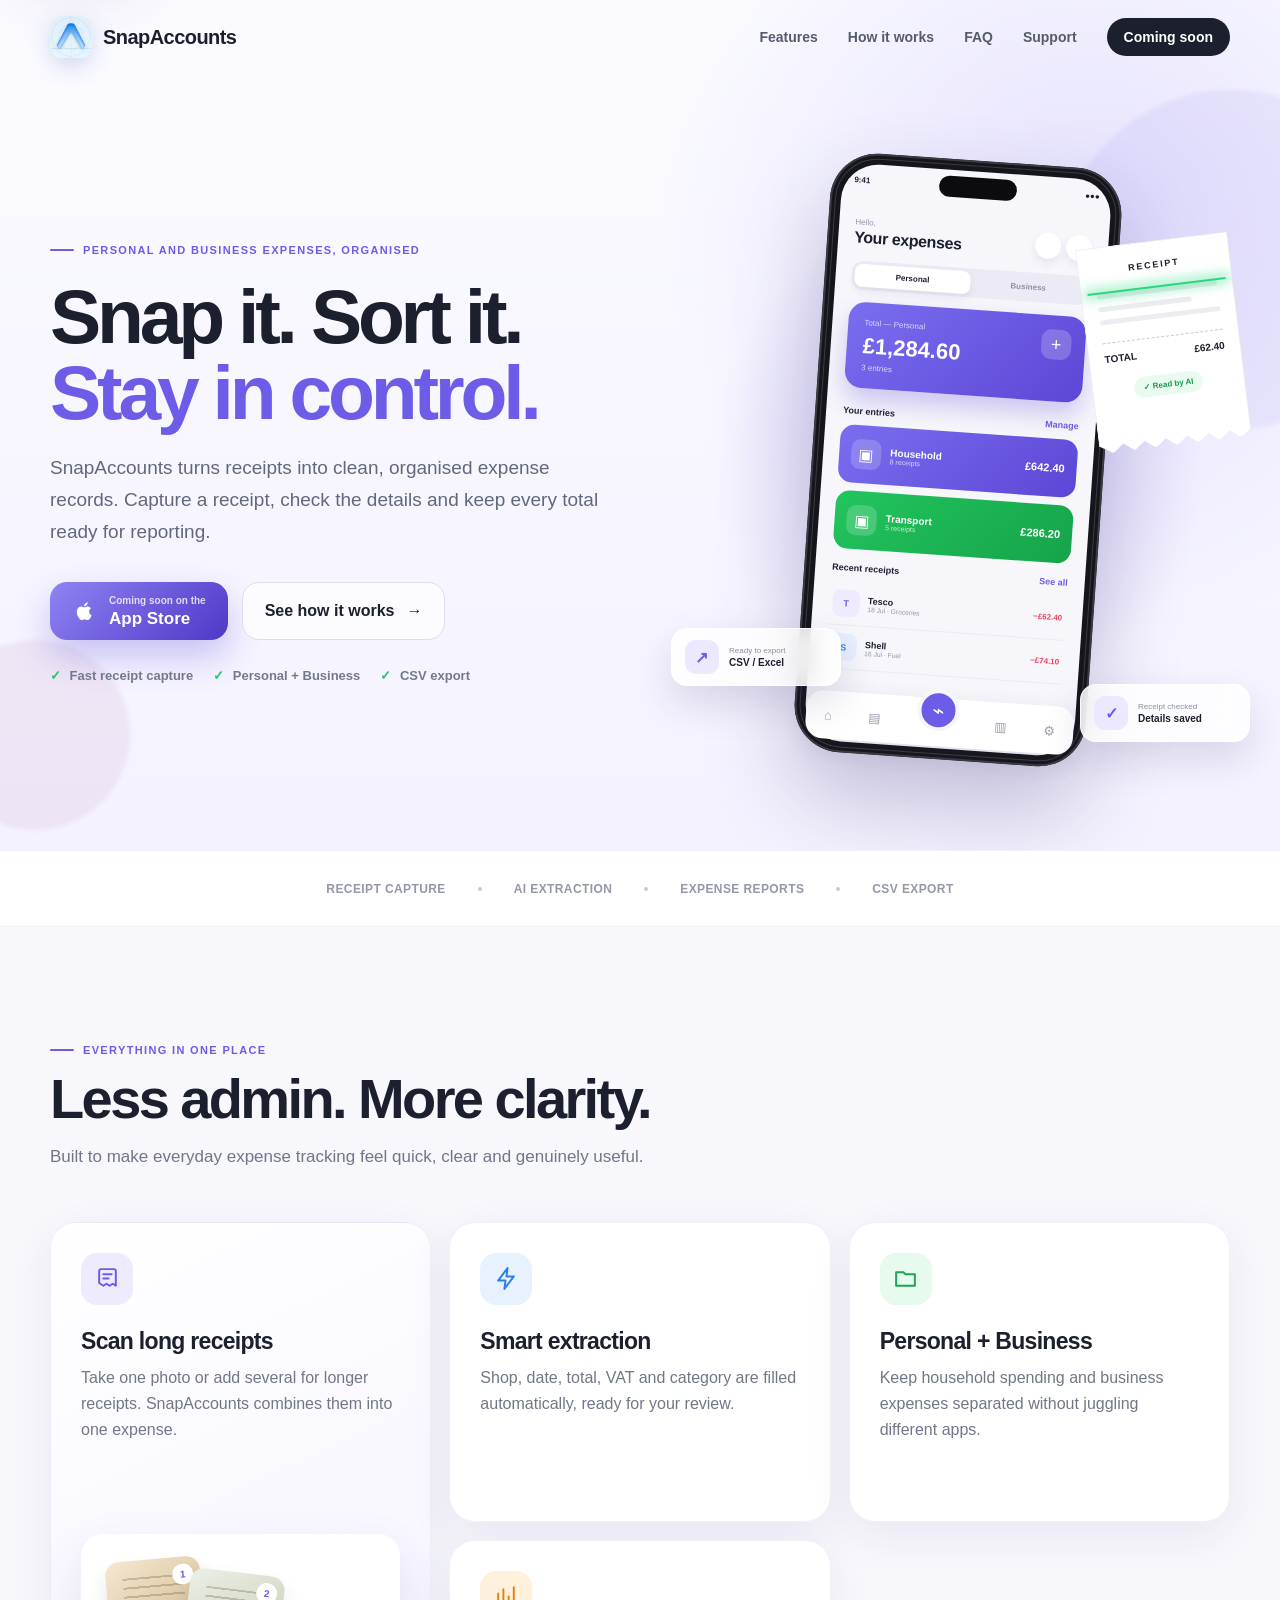
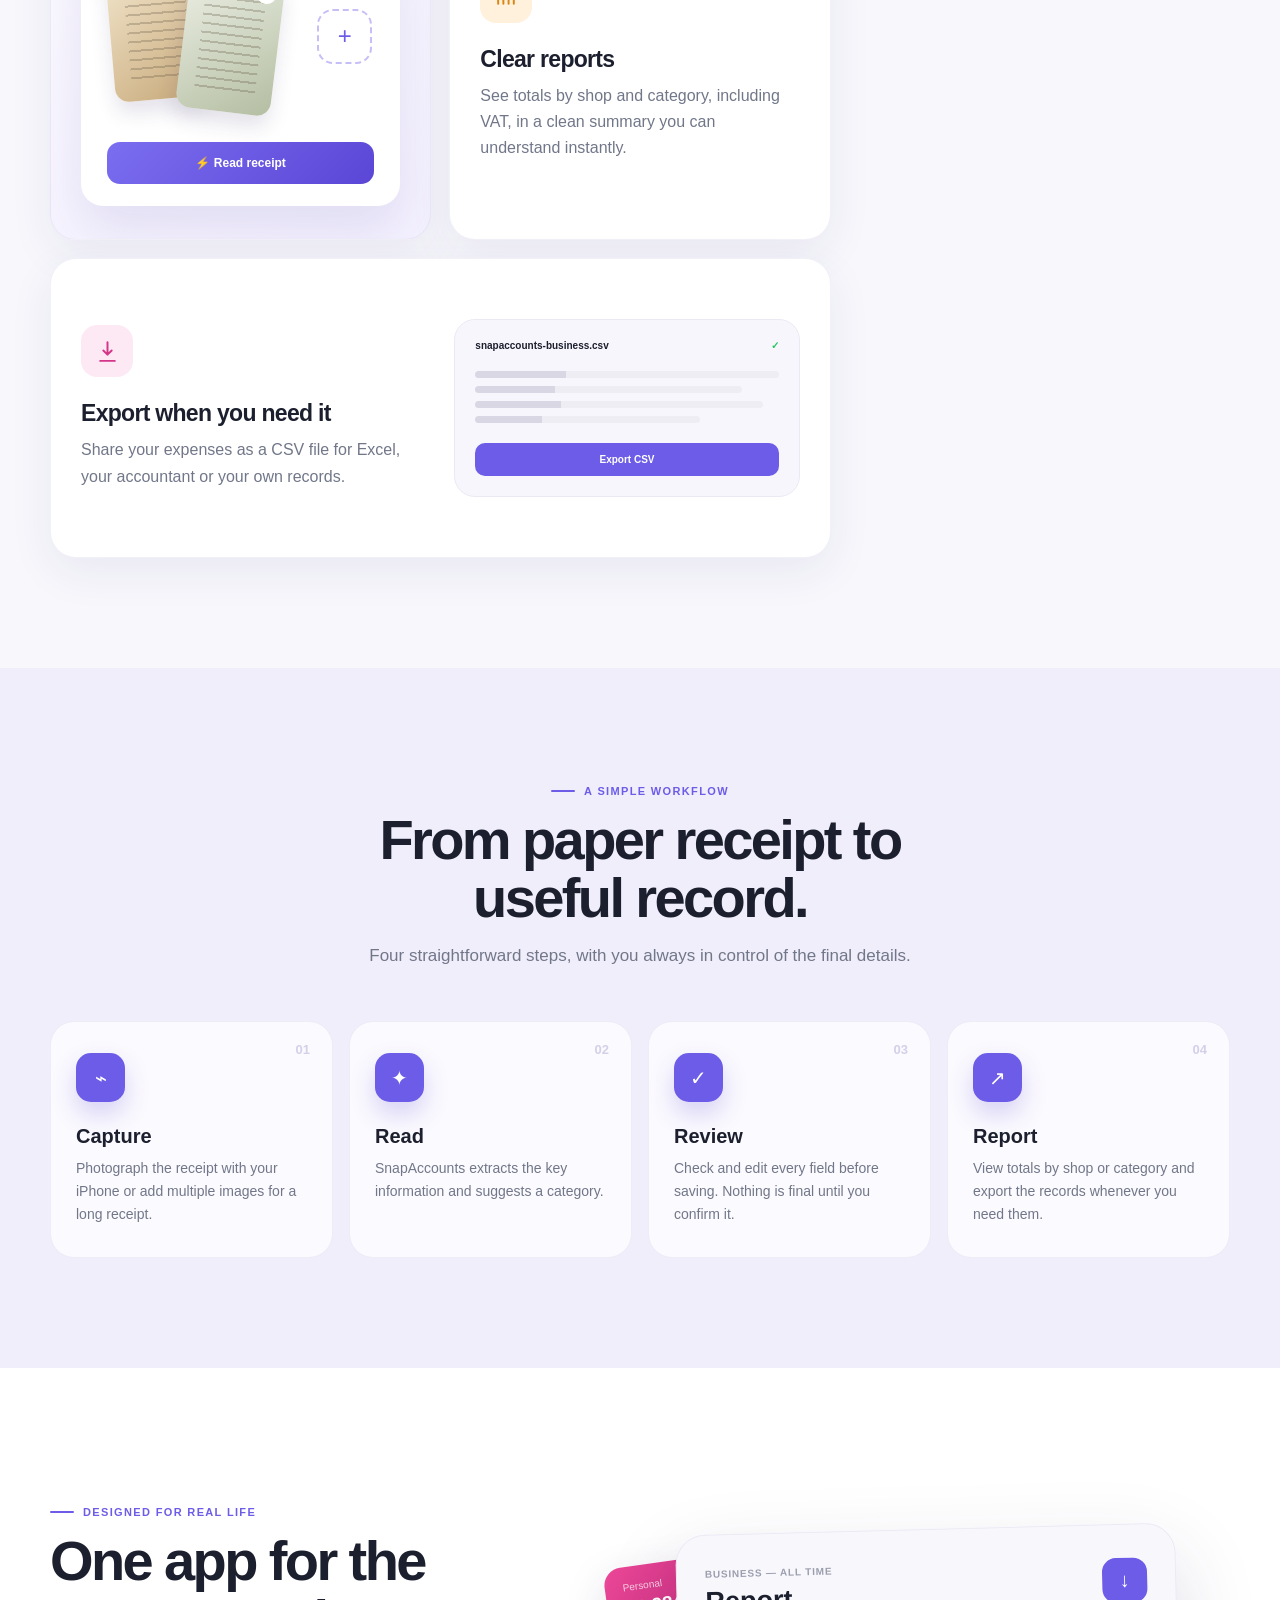
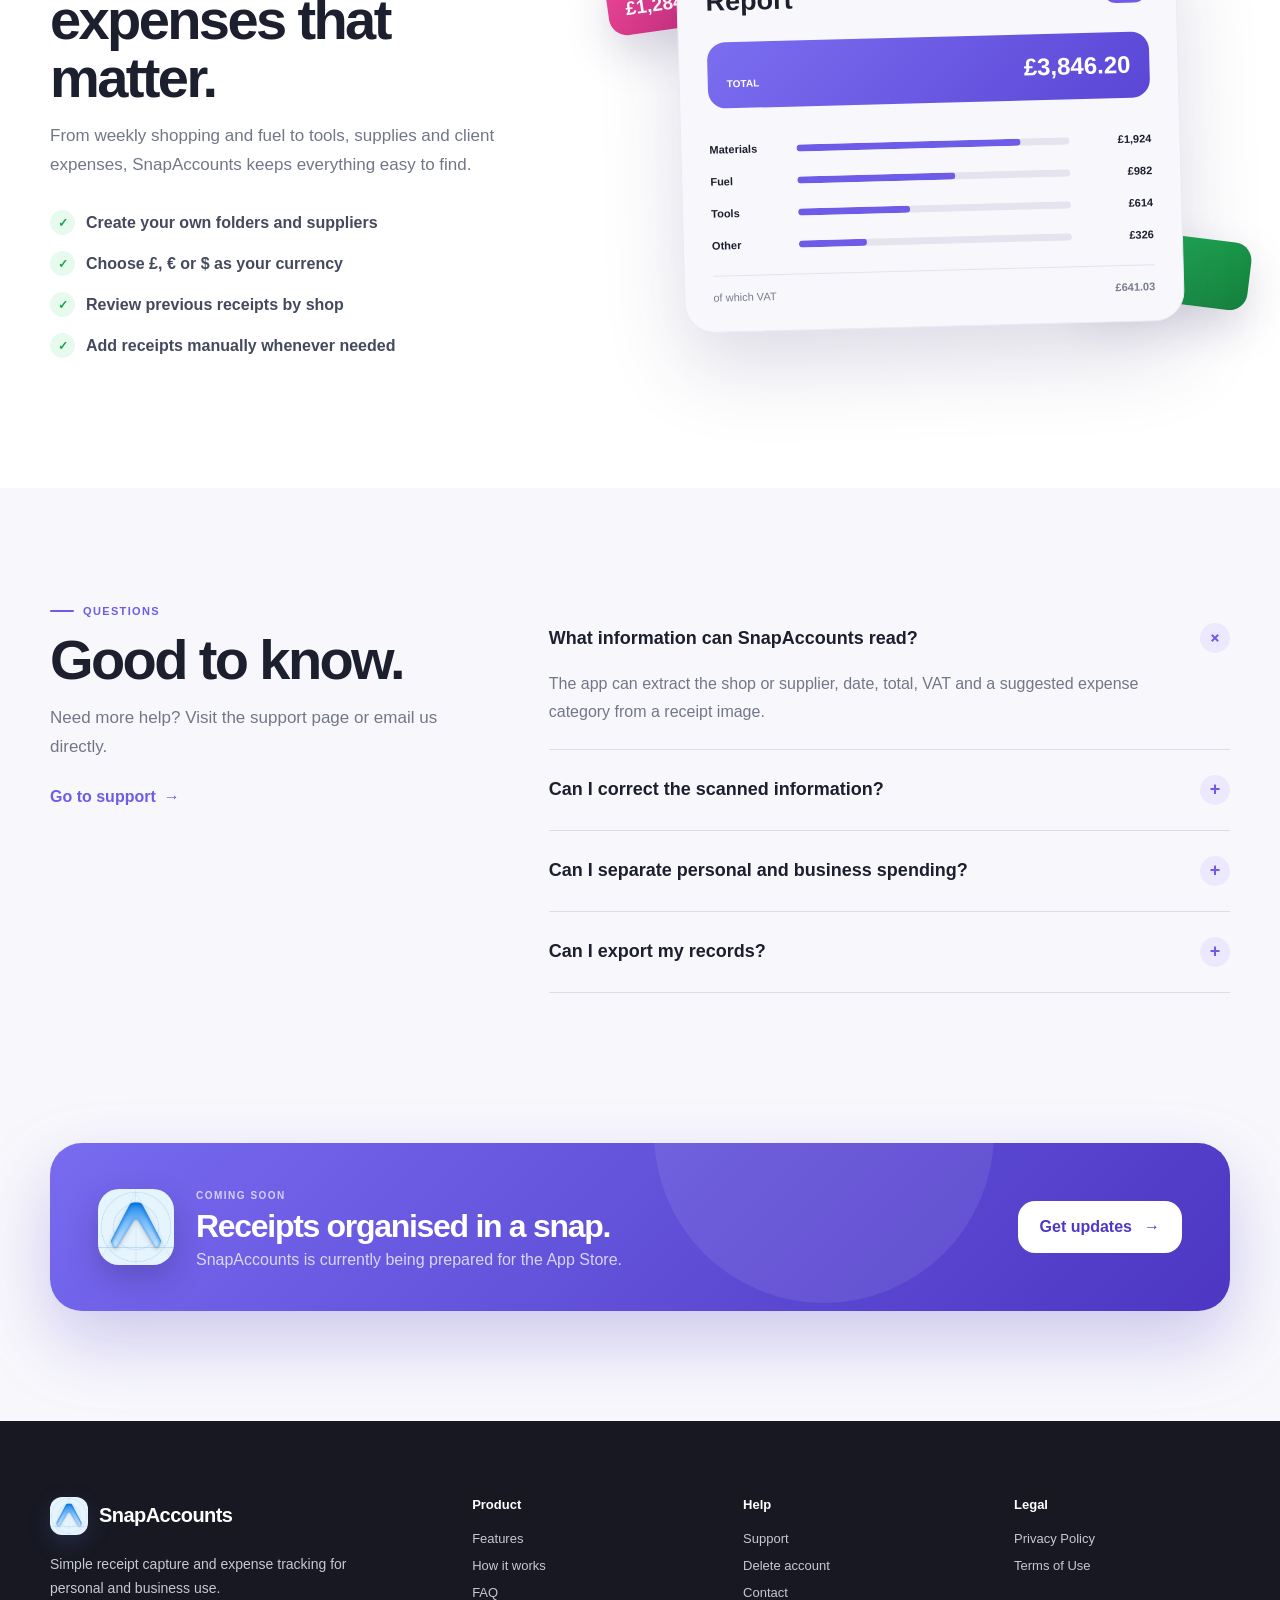
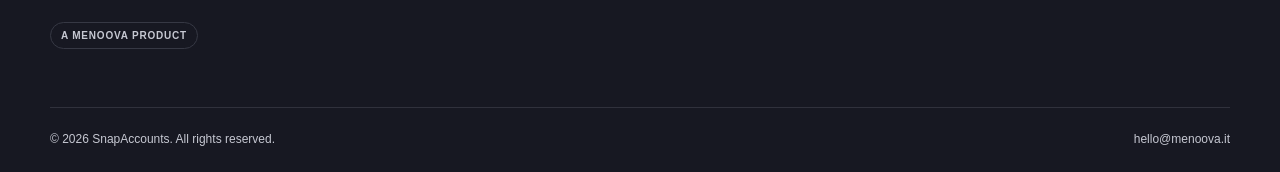
<file: index.html>
<!doctype html>
<html lang="en">
<head>
  <meta charset="utf-8">
  <meta name="viewport" content="width=device-width, initial-scale=1">
  <meta name="theme-color" content="#6c5ce7">
  <meta name="description" content="SnapAccounts turns receipts into organised personal and business expense records. Scan, review, report and export in seconds.">
  <meta property="og:title" content="SnapAccounts — Receipt scanning made simple">
  <meta property="og:description" content="Snap receipts, organise expenses and keep reports ready when you need them.">
  <meta property="og:type" content="website">
  <meta property="og:image" content="assets/og-image.png">
  <meta name="twitter:card" content="summary_large_image">
  <link rel="icon" type="image/png" href="assets/favicon.png">
  <link rel="apple-touch-icon" href="assets/app-icon.png">
  <link rel="stylesheet" href="assets/styles.css">
  <title>SnapAccounts — Receipt scanning made simple</title>
</head>
<body>
  <a class="skip-link" href="#main">Skip to content</a>

  <header class="site-header" data-header>
    <div class="container nav-wrap">
      <a class="brand" href="index.html" aria-label="SnapAccounts home">
        <img src="assets/app-icon.png" alt="" width="42" height="42">
        <span>SnapAccounts</span>
      </a>

      <button class="menu-toggle" type="button" aria-expanded="false" aria-controls="site-nav" data-menu-toggle>
        <span class="sr-only">Open menu</span>
        <span></span><span></span><span></span>
      </button>

      <nav class="site-nav" id="site-nav" data-menu>
        <a href="#features">Features</a>
        <a href="#how-it-works">How it works</a>
        <a href="#faq">FAQ</a>
        <a href="support.html">Support</a>
        <a class="nav-cta" href="#download">Coming soon</a>
      </nav>
    </div>
  </header>

  <main id="main">
    <section class="hero">
      <div class="hero-orb hero-orb-one"></div>
      <div class="hero-orb hero-orb-two"></div>
      <div class="container hero-grid">
        <div class="hero-copy reveal">
          <div class="eyebrow"><span></span> Personal and business expenses, organised</div>
          <h1>Snap it. Sort it.<br><em>Stay in control.</em></h1>
          <p class="hero-lead">SnapAccounts turns receipts into clean, organised expense records. Capture a receipt, check the details and keep every total ready for reporting.</p>
          <div class="hero-actions">
            <a class="button button-primary" href="#download">
              <svg aria-hidden="true" viewBox="0 0 24 24"><path d="M16.37 12.27c-.02-2.2 1.8-3.27 1.88-3.32a4.03 4.03 0 0 0-3.17-1.72c-1.33-.14-2.62.8-3.3.8-.7 0-1.74-.78-2.88-.75a4.2 4.2 0 0 0-3.54 2.16c-1.53 2.64-.39 6.52 1.08 8.66.74 1.06 1.6 2.25 2.74 2.2 1.12-.05 1.54-.7 2.9-.7 1.34 0 1.74.7 2.9.67 1.2-.02 1.95-1.06 2.66-2.13a8.65 8.65 0 0 0 1.22-2.48 3.8 3.8 0 0 1-2.49-3.39ZM14.2 5.82a3.86 3.86 0 0 0 .88-2.77 3.94 3.94 0 0 0-2.55 1.32 3.67 3.67 0 0 0-.9 2.67 3.25 3.25 0 0 0 2.57-1.22Z"/></svg>
              <span><small>Coming soon on the</small>App Store</span>
            </a>
            <a class="button button-ghost" href="#how-it-works">See how it works <span aria-hidden="true">→</span></a>
          </div>
          <div class="trust-row" aria-label="Key benefits">
            <span><b>✓</b> Fast receipt capture</span>
            <span><b>✓</b> Personal + Business</span>
            <span><b>✓</b> CSV export</span>
          </div>
        </div>

        <div class="hero-visual reveal" aria-label="SnapAccounts app preview">
          <div class="glow"></div>
          <div class="phone phone-main">
            <div class="phone-top"><span>9:41</span><div class="dynamic-island"></div><span>●●●</span></div>
            <div class="phone-screen dashboard-screen">
              <div class="app-head">
                <div><small>Hello,</small><strong>Your expenses</strong></div>
                <div class="mini-actions"><i></i><i></i></div>
              </div>
              <div class="segmented"><span class="active">Personal</span><span>Business</span></div>
              <div class="balance-card">
                <small>Total — Personal</small>
                <strong>£1,284.60</strong>
                <span>3 entries</span>
                <button aria-hidden="true">+</button>
              </div>
              <div class="ui-title"><b>Your entries</b><span>Manage</span></div>
              <div class="entry-card purple"><i>▣</i><div><b>Household</b><small>8 receipts</small></div><strong>£642.40</strong></div>
              <div class="entry-card green"><i>▣</i><div><b>Transport</b><small>5 receipts</small></div><strong>£286.20</strong></div>
              <div class="ui-title recent-title"><b>Recent receipts</b><span>See all</span></div>
              <div class="receipt-row"><i>T</i><div><b>Tesco</b><small>18 Jul · Groceries</small></div><strong>−£62.40</strong></div>
              <div class="receipt-row"><i class="blue">S</i><div><b>Shell</b><small>16 Jul · Fuel</small></div><strong>−£74.10</strong></div>
              <div class="tab-bar"><span>⌂</span><span>▤</span><button>⌁</button><span>▥</span><span>⚙</span></div>
            </div>
          </div>

          <div class="floating-receipt">
            <div class="scan-beam"></div>
            <div class="receipt-logo">RECEIPT</div>
            <span></span><span></span><span></span>
            <div class="receipt-total"><b>TOTAL</b><b>£62.40</b></div>
            <div class="ai-pill">✓ Read by AI</div>
          </div>

          <div class="stat-chip stat-one"><span class="stat-icon">↗</span><div><small>Ready to export</small><b>CSV / Excel</b></div></div>
          <div class="stat-chip stat-two"><span class="stat-icon">✓</span><div><small>Receipt checked</small><b>Details saved</b></div></div>
        </div>
      </div>
    </section>

    <section class="logo-strip" aria-label="Product capabilities">
      <div class="container logo-strip-inner">
        <span>Receipt capture</span><i></i><span>AI extraction</span><i></i><span>Expense reports</span><i></i><span>CSV export</span>
      </div>
    </section>

    <section class="section" id="features">
      <div class="container">
        <div class="section-heading reveal">
          <div class="eyebrow"><span></span> Everything in one place</div>
          <h2>Less admin. More clarity.</h2>
          <p>Built to make everyday expense tracking feel quick, clear and genuinely useful.</p>
        </div>

        <div class="feature-grid">
          <article class="feature-card feature-large reveal">
            <div class="feature-icon purple-icon">
              <svg viewBox="0 0 24 24" aria-hidden="true"><path d="M6 3h12a2 2 0 0 1 2 2v14l-3-2-3 2-3-2-3 2-4-2.7V5a2 2 0 0 1 2-2Zm2 5h8M8 12h5"/></svg>
            </div>
            <h3>Scan long receipts</h3>
            <p>Take one photo or add several for longer receipts. SnapAccounts combines them into one expense.</p>
            <div class="mini-scan-demo">
              <div class="photo-thumb"><span>1</span></div>
              <div class="photo-thumb second"><span>2</span></div>
              <div class="photo-add">+</div>
              <div class="read-pill">⚡ Read receipt</div>
            </div>
          </article>

          <article class="feature-card reveal">
            <div class="feature-icon blue-icon">
              <svg viewBox="0 0 24 24" aria-hidden="true"><path d="m13 2-9 12h7l-1 8 9-12h-7l1-8Z"/></svg>
            </div>
            <h3>Smart extraction</h3>
            <p>Shop, date, total, VAT and category are filled automatically, ready for your review.</p>
          </article>

          <article class="feature-card reveal">
            <div class="feature-icon green-icon">
              <svg viewBox="0 0 24 24" aria-hidden="true"><path d="M3 6h7l2 2h9v11H3V6Z"/></svg>
            </div>
            <h3>Personal + Business</h3>
            <p>Keep household spending and business expenses separated without juggling different apps.</p>
          </article>

          <article class="feature-card reveal">
            <div class="feature-icon orange-icon">
              <svg viewBox="0 0 24 24" aria-hidden="true"><path d="M4 19V9m5 10V5m5 14v-7m5 7V3"/></svg>
            </div>
            <h3>Clear reports</h3>
            <p>See totals by shop and category, including VAT, in a clean summary you can understand instantly.</p>
          </article>

          <article class="feature-card feature-wide reveal">
            <div>
              <div class="feature-icon pink-icon">
                <svg viewBox="0 0 24 24" aria-hidden="true"><path d="M12 3v12m0 0 4-4m-4 4-4-4M5 21h14"/></svg>
              </div>
              <h3>Export when you need it</h3>
              <p>Share your expenses as a CSV file for Excel, your accountant or your own records.</p>
            </div>
            <div class="export-preview">
              <div class="export-top"><span>snapaccounts-business.csv</span><b>✓</b></div>
              <div class="export-lines"><i></i><i></i><i></i><i></i></div>
              <div class="export-button">Export CSV</div>
            </div>
          </article>
        </div>
      </div>
    </section>

    <section class="section section-tinted" id="how-it-works">
      <div class="container">
        <div class="section-heading centered reveal">
          <div class="eyebrow"><span></span> A simple workflow</div>
          <h2>From paper receipt to useful record.</h2>
          <p>Four straightforward steps, with you always in control of the final details.</p>
        </div>

        <div class="steps">
          <article class="step reveal"><div class="step-number">01</div><div class="step-icon">⌁</div><h3>Capture</h3><p>Photograph the receipt with your iPhone or add multiple images for a long receipt.</p></article>
          <article class="step reveal"><div class="step-number">02</div><div class="step-icon">✦</div><h3>Read</h3><p>SnapAccounts extracts the key information and suggests a category.</p></article>
          <article class="step reveal"><div class="step-number">03</div><div class="step-icon">✓</div><h3>Review</h3><p>Check and edit every field before saving. Nothing is final until you confirm it.</p></article>
          <article class="step reveal"><div class="step-number">04</div><div class="step-icon">↗</div><h3>Report</h3><p>View totals by shop or category and export the records whenever you need them.</p></article>
        </div>
      </div>
    </section>

    <section class="section split-section">
      <div class="container split-grid">
        <div class="split-copy reveal">
          <div class="eyebrow"><span></span> Designed for real life</div>
          <h2>One app for the expenses that matter.</h2>
          <p>From weekly shopping and fuel to tools, supplies and client expenses, SnapAccounts keeps everything easy to find.</p>
          <ul class="check-list">
            <li><span>✓</span> Create your own folders and suppliers</li>
            <li><span>✓</span> Choose £, € or $ as your currency</li>
            <li><span>✓</span> Review previous receipts by shop</li>
            <li><span>✓</span> Add receipts manually whenever needed</li>
          </ul>
        </div>
        <div class="split-visual reveal">
          <div class="report-card">
            <div class="report-head"><div><small>BUSINESS — ALL TIME</small><h3>Report</h3></div><div class="report-download">↓</div></div>
            <div class="report-total"><small>TOTAL</small><strong>£3,846.20</strong></div>
            <div class="bar-row"><span>Materials</span><div><i style="width:82%"></i></div><b>£1,924</b></div>
            <div class="bar-row"><span>Fuel</span><div><i style="width:58%"></i></div><b>£982</b></div>
            <div class="bar-row"><span>Tools</span><div><i style="width:41%"></i></div><b>£614</b></div>
            <div class="bar-row"><span>Other</span><div><i style="width:25%"></i></div><b>£326</b></div>
            <div class="vat-row"><span>of which VAT</span><b>£641.03</b></div>
          </div>
          <div class="decor-card decor-personal"><span>Personal</span><b>£1,284.60</b></div>
          <div class="decor-card decor-business"><span>Business</span><b>£3,846.20</b></div>
        </div>
      </div>
    </section>

    <section class="section faq-section" id="faq">
      <div class="container faq-grid">
        <div class="faq-intro reveal">
          <div class="eyebrow"><span></span> Questions</div>
          <h2>Good to know.</h2>
          <p>Need more help? Visit the support page or email us directly.</p>
          <a class="text-link" href="support.html">Go to support <span>→</span></a>
        </div>
        <div class="faq-list reveal">
          <details open><summary>What information can SnapAccounts read?<span>+</span></summary><p>The app can extract the shop or supplier, date, total, VAT and a suggested expense category from a receipt image.</p></details>
          <details><summary>Can I correct the scanned information?<span>+</span></summary><p>Yes. Every extracted field is shown for review and can be edited before you save the expense.</p></details>
          <details><summary>Can I separate personal and business spending?<span>+</span></summary><p>Yes. SnapAccounts includes separate Personal and Business areas, each with its own folders, suppliers and totals.</p></details>
          <details><summary>Can I export my records?<span>+</span></summary><p>Yes. You can export expense records as a CSV file that opens in Excel and can be shared with your accountant.</p></details>
        </div>
      </div>
    </section>

    <section class="cta-section" id="download">
      <div class="container cta-card reveal">
        <div class="cta-orb"></div>
        <div class="cta-content">
          <img src="assets/app-icon.png" alt="SnapAccounts app icon" width="76" height="76">
          <div><small>COMING SOON</small><h2>Receipts organised in a snap.</h2><p>SnapAccounts is currently being prepared for the App Store.</p></div>
        </div>
        <a class="button button-white" href="support.html">Get updates <span>→</span></a>
      </div>
    </section>
  </main>

  <footer class="site-footer">
    <div class="container footer-grid">
      <div class="footer-brand">
        <a class="brand brand-footer" href="index.html"><img src="assets/app-icon.png" alt="" width="38" height="38"><span>SnapAccounts</span></a>
        <p>Simple receipt capture and expense tracking for personal and business use.</p>
        <span class="made-by">A Menoova product</span>
      </div>
      <div class="footer-links"><h3>Product</h3><a href="#features">Features</a><a href="#how-it-works">How it works</a><a href="#faq">FAQ</a></div>
      <div class="footer-links"><h3>Help</h3><a href="support.html">Support</a><a href="delete-account.html">Delete account</a><a href="mailto:hello@menoova.it">Contact</a></div>
      <div class="footer-links"><h3>Legal</h3><a href="privacy.html">Privacy Policy</a><a href="terms.html">Terms of Use</a></div>
    </div>
    <div class="container footer-bottom"><span>© <span data-year></span> SnapAccounts. All rights reserved.</span><span>hello@menoova.it</span></div>
  </footer>

  <script src="assets/main.js"></script>
</body>
</html>
</file>
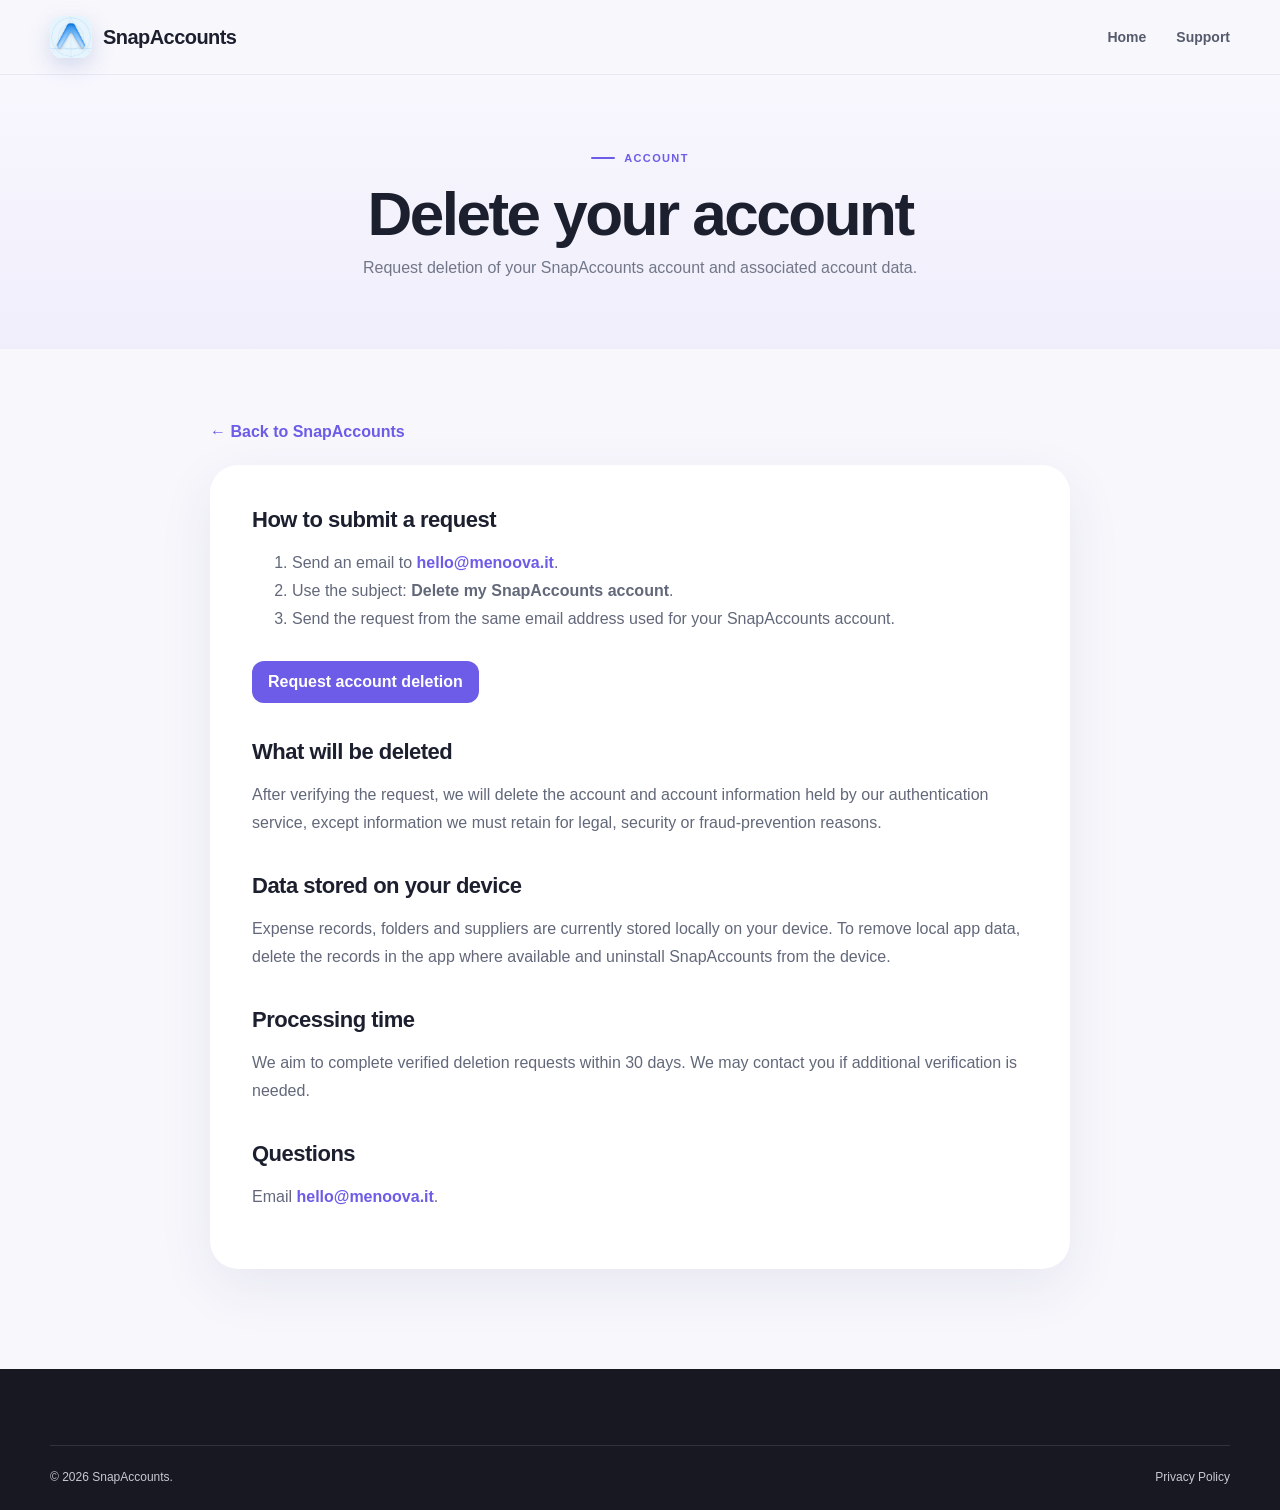
<file: delete-account.html>
<!doctype html>
<html lang="en">
<head>
  <meta charset="utf-8"><meta name="viewport" content="width=device-width, initial-scale=1"><meta name="theme-color" content="#6c5ce7">
  <meta name="description" content="Request deletion of a SnapAccounts account."><link rel="icon" href="assets/favicon.png"><link rel="stylesheet" href="assets/styles.css"><title>Delete Account — SnapAccounts</title>
</head>
<body>
<header class="site-header scrolled"><div class="container nav-wrap"><a class="brand" href="index.html"><img src="assets/app-icon.png" alt="" width="42" height="42"><span>SnapAccounts</span></a><nav class="site-nav"><a href="index.html">Home</a><a href="support.html">Support</a></nav></div></header>
<main>
<section class="legal-hero"><div class="container"><div class="eyebrow"><span></span> Account</div><h1>Delete your account</h1><p>Request deletion of your SnapAccounts account and associated account data.</p></div></section>
<div class="legal-wrap"><a class="back-link" href="index.html">← Back to SnapAccounts</a><article class="legal-card">
  <h2>How to submit a request</h2><ol><li>Send an email to <a href="mailto:hello@menoova.it?subject=Delete%20my%20SnapAccounts%20account">hello@menoova.it</a>.</li><li>Use the subject: <strong>Delete my SnapAccounts account</strong>.</li><li>Send the request from the same email address used for your SnapAccounts account.</li></ol>
  <a class="contact-button" href="mailto:hello@menoova.it?subject=Delete%20my%20SnapAccounts%20account&body=Please%20delete%20my%20SnapAccounts%20account%20and%20associated%20account%20data.">Request account deletion</a>
  <h2>What will be deleted</h2><p>After verifying the request, we will delete the account and account information held by our authentication service, except information we must retain for legal, security or fraud-prevention reasons.</p>
  <h2>Data stored on your device</h2><p>Expense records, folders and suppliers are currently stored locally on your device. To remove local app data, delete the records in the app where available and uninstall SnapAccounts from the device.</p>
  <h2>Processing time</h2><p>We aim to complete verified deletion requests within 30 days. We may contact you if additional verification is needed.</p>
  <h2>Questions</h2><p>Email <a href="mailto:hello@menoova.it">hello@menoova.it</a>.</p>
</article></div>
</main>
<footer class="site-footer"><div class="container footer-bottom"><span>© <span data-year></span> SnapAccounts.</span><span><a href="privacy.html">Privacy Policy</a></span></div></footer><script src="assets/main.js"></script>
</body></html>
</file>
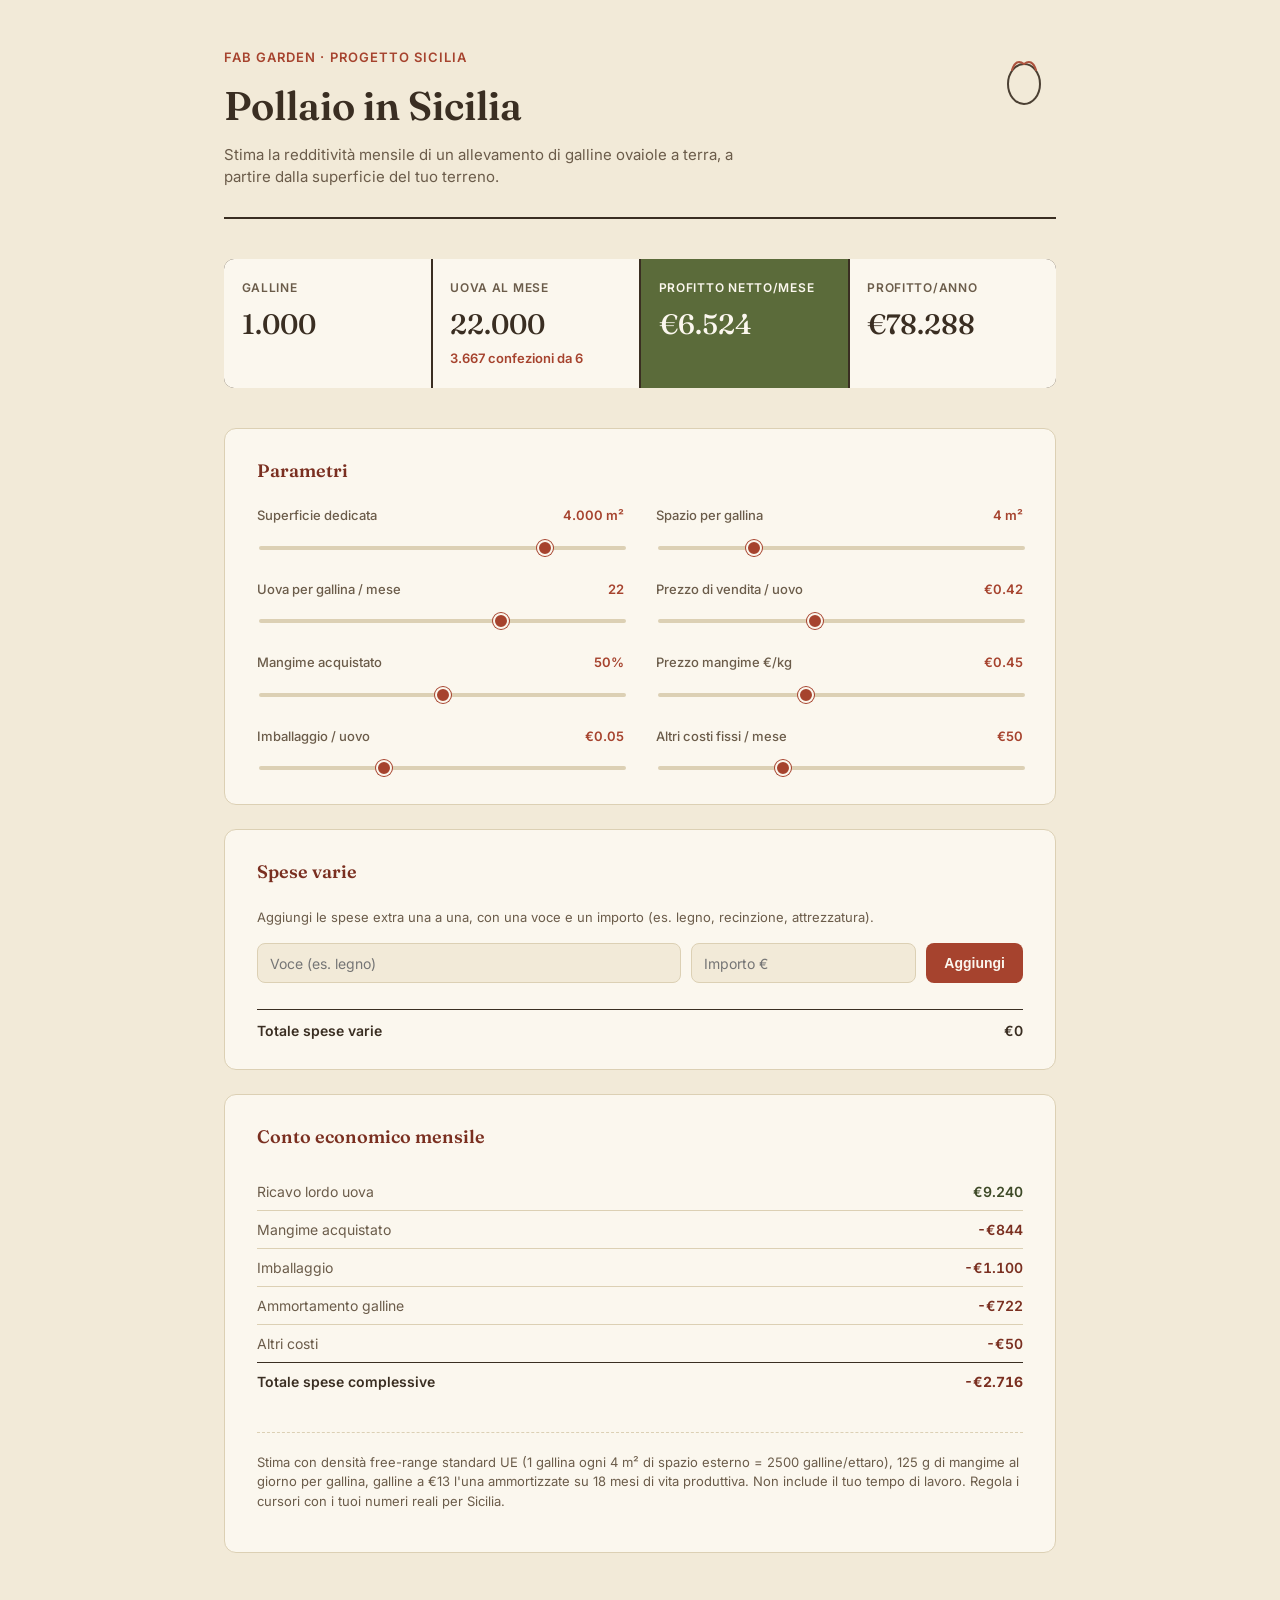
<file: pollaio-calcolatore_3.html>
<!DOCTYPE html>
<html lang="it">
<head>
<meta charset="UTF-8">
<meta name="viewport" content="width=device-width, initial-scale=1.0">
<title>Pollaio in Sicilia — Calcolatore di redditività</title>
<meta name="theme-color" content="#A6432E">
<meta name="apple-mobile-web-app-capable" content="yes">
<meta name="apple-mobile-web-app-status-bar-style" content="default">
<meta name="apple-mobile-web-app-title" content="Pollaio Sicilia">
<link rel="apple-touch-icon" href="pollaio-icon.png?v=1">
<link rel="manifest" href="pollaio.webmanifest?v=1">
<link rel="preconnect" href="https://fonts.googleapis.com">
<link rel="preconnect" href="https://fonts.gstatic.com" crossorigin>
<link href="https://fonts.googleapis.com/css2?family=Fraunces:opsz,wght@9..144,400;9..144,500;9..144,600&family=Inter:wght@400;500;600&display=swap" rel="stylesheet">
<style>
  :root {
    --terra: #A6432E;
    --terra-dark: #7A2F20;
    --olive: #5B6B3A;
    --olive-dark: #3E4A27;
    --ochre: #C98A3E;
    --ochre-light: #E8C892;
    --cream: #F2EAD8;
    --cream-soft: #FBF7EE;
    --soil: #3A2E22;
    --soil-soft: #6B5C4A;
    --line: #DCD0B4;
  }

  * { box-sizing: border-box; }

  body {
    margin: 0;
    background: var(--cream);
    color: var(--soil);
    font-family: 'Inter', sans-serif;
    line-height: 1.5;
  }

  .wrap {
    max-width: 880px;
    margin: 0 auto;
    padding: 3rem 1.5rem 4rem;
  }

  header {
    margin-bottom: 2.5rem;
    padding-bottom: 1.75rem;
    border-bottom: 2px solid var(--soil);
    position: relative;
  }

  .eyebrow {
    font-size: 13px;
    letter-spacing: 0.08em;
    text-transform: uppercase;
    color: var(--terra);
    font-weight: 600;
    margin: 0 0 0.5rem;
  }

  h1 {
    font-family: 'Fraunces', serif;
    font-weight: 600;
    font-size: 40px;
    margin: 0 0 0.5rem;
    color: var(--soil);
  }

  header p {
    color: var(--soil-soft);
    font-size: 15px;
    margin: 0;
    max-width: 520px;
  }

  .hero-icon {
    position: absolute;
    top: 0;
    right: 0;
    width: 64px;
    height: 64px;
    opacity: 0.9;
  }

  .metrics {
    display: grid;
    grid-template-columns: repeat(4, 1fr);
    gap: 2px;
    background: var(--soil);
    border-radius: 10px;
    overflow: hidden;
    margin-bottom: 2.5rem;
  }

  .metric {
    background: var(--cream-soft);
    padding: 1.25rem 1.1rem;
  }

  .metric.highlight {
    background: var(--olive);
  }

  .metric.highlight .metric-label,
  .metric.highlight .metric-value {
    color: var(--cream-soft);
  }

  .metric-label {
    font-size: 12px;
    text-transform: uppercase;
    letter-spacing: 0.06em;
    color: var(--soil-soft);
    margin: 0 0 6px;
    font-weight: 600;
  }

  .metric-value {
    font-family: 'Fraunces', serif;
    font-size: 28px;
    font-weight: 500;
    margin: 0;
    color: var(--soil);
  }

  .panel {
    background: var(--cream-soft);
    border: 1px solid var(--line);
    border-radius: 12px;
    padding: 1.75rem 2rem;
    margin-bottom: 1.5rem;
  }

  .panel h2 {
    font-family: 'Fraunces', serif;
    font-size: 18px;
    font-weight: 600;
    margin: 0 0 1.4rem;
    color: var(--terra-dark);
  }

  .controls {
    display: grid;
    grid-template-columns: 1fr 1fr;
    gap: 1.5rem 2rem;
  }

  .control-row label {
    display: flex;
    justify-content: space-between;
    font-size: 13px;
    color: var(--soil-soft);
    margin-bottom: 6px;
    font-weight: 500;
  }

  .control-row output {
    color: var(--terra);
    font-weight: 600;
  }

  input[type="range"] {
    -webkit-appearance: none;
    width: 100%;
    height: 4px;
    background: var(--line);
    border-radius: 2px;
    outline: none;
  }

  input[type="range"]::-webkit-slider-thumb {
    -webkit-appearance: none;
    width: 16px;
    height: 16px;
    border-radius: 50%;
    background: var(--terra);
    cursor: pointer;
    border: 2px solid var(--cream-soft);
    box-shadow: 0 0 0 1px var(--terra);
  }

  input[type="range"]::-moz-range-thumb {
    width: 16px;
    height: 16px;
    border-radius: 50%;
    background: var(--terra);
    cursor: pointer;
    border: 2px solid var(--cream-soft);
  }

  table.breakdown {
    width: 100%;
    border-collapse: collapse;
    font-size: 14px;
  }

  table.breakdown td {
    padding: 8px 0;
    border-bottom: 1px solid var(--line);
  }

  table.breakdown tr:last-child td {
    border-bottom: none;
  }

  table.breakdown td:first-child {
    color: var(--soil-soft);
  }

  table.breakdown td:last-child {
    text-align: right;
    font-weight: 600;
    font-variant-numeric: tabular-nums;
  }

  .cost { color: var(--terra-dark); }
  .revenue { color: var(--olive-dark); }

  .note {
    font-size: 13px;
    color: var(--soil-soft);
    margin-top: 2rem;
    padding-top: 1.25rem;
    border-top: 1px dashed var(--line);
  }

  @media (max-width: 640px) {
    .metrics { grid-template-columns: repeat(2, 1fr); }
    .controls { grid-template-columns: 1fr; }
    h1 { font-size: 30px; }
    .hero-icon { display: none; }
  }
</style>
</head>
<body>
<div class="wrap">

  <header>
    <p class="eyebrow">Fab Garden &middot; progetto Sicilia</p>
    <h1>Pollaio in Sicilia</h1>
    <p>Stima la redditività mensile di un allevamento di galline ovaiole a terra, a partire dalla superficie del tuo terreno.</p>
    <svg class="hero-icon" viewBox="0 0 64 64" fill="none" xmlns="http://www.w3.org/2000/svg">
      <ellipse cx="32" cy="36" rx="16" ry="20" fill="#F2EAD8" stroke="#3A2E22" stroke-width="2"/>
      <path d="M20 22 Q24 10 32 16 Q40 10 44 22" stroke="#A6432E" stroke-width="2" fill="none" stroke-linecap="round"/>
    </svg>
  </header>

  <div class="metrics">
    <div class="metric">
      <p class="metric-label">Galline</p>
      <p class="metric-value" id="out-hens">160</p>
    </div>
    <div class="metric">
      <p class="metric-label">Uova al mese</p>
      <p class="metric-value" id="out-eggs">3520</p>
      <p style="font-size:13px; color:var(--terra); font-weight:600; margin:4px 0 0;" id="out-boxes">587 confezioni da 6</p>
    </div>
    <div class="metric highlight">
      <p class="metric-label">Profitto netto/mese</p>
      <p class="metric-value" id="out-profit">€0</p>
    </div>
    <div class="metric">
      <p class="metric-label">Profitto/anno</p>
      <p class="metric-value" id="out-annual">€0</p>
    </div>
  </div>

  <div class="panel">
    <h2>Parametri</h2>
    <div class="controls">

      <div class="control-row">
        <label for="area">Superficie dedicata <output id="area-out">4.000 m²</output></label>
        <input type="range" id="area" min="200" max="5000" step="100" value="4000">
      </div>

      <div class="control-row">
        <label for="density">Spazio per gallina <output id="density-out">4 m²</output></label>
        <input type="range" id="density" min="2" max="10" step="0.5" value="4">
      </div>

      <div class="control-row">
        <label for="eggsper">Uova per gallina / mese <output id="eggsper-out">22</output></label>
        <input type="range" id="eggsper" min="14" max="26" step="1" value="22">
      </div>

      <div class="control-row">
        <label for="price">Prezzo di vendita / uovo <output id="price-out">€0.42</output></label>
        <input type="range" id="price" min="0.25" max="0.65" step="0.01" value="0.42">
      </div>

      <div class="control-row">
        <label for="feedpct">Mangime acquistato <output id="feedpct-out">50%</output></label>
        <input type="range" id="feedpct" min="0" max="100" step="5" value="50">
      </div>

      <div class="control-row">
        <label for="feedprice">Prezzo mangime €/kg <output id="feedprice-out">€0.45</output></label>
        <input type="range" id="feedprice" min="0.25" max="0.75" step="0.01" value="0.45">
      </div>

      <div class="control-row">
        <label for="packaging">Imballaggio / uovo <output id="packaging-out">€0.05</output></label>
        <input type="range" id="packaging" min="0" max="0.15" step="0.01" value="0.05">
      </div>

      <div class="control-row">
        <label for="fixed">Altri costi fissi / mese <output id="fixed-out">€50</output></label>
        <input type="range" id="fixed" min="0" max="150" step="5" value="50">
      </div>

    </div>
  </div>

  <div class="panel">
    <h2>Spese varie</h2>
    <p style="font-size:13px; color:var(--soil-soft); margin:0 0 1rem;">Aggiungi le spese extra una a una, con una voce e un importo (es. legno, recinzione, attrezzatura).</p>
    <div style="display:flex; gap:10px; margin-bottom:1rem; flex-wrap:wrap;">
      <input type="text" id="expense-name" placeholder="Voce (es. legno)" style="flex:2; min-width:140px; height:40px; border-radius:8px; border:1px solid var(--line); background:var(--cream); padding:0 12px; font-size:14px; color:var(--soil); font-family:'Inter',sans-serif;">
      <input type="number" id="expense-amount" placeholder="Importo €" min="0" step="1" style="flex:1; min-width:100px; height:40px; border-radius:8px; border:1px solid var(--line); background:var(--cream); padding:0 12px; font-size:14px; color:var(--soil); font-family:'Inter',sans-serif;">
      <button type="button" id="expense-add" style="height:40px; padding:0 18px; border-radius:8px; border:none; background:var(--terra); color:var(--cream-soft); font-size:14px; font-weight:600; cursor:pointer;">Aggiungi</button>
    </div>
    <table class="breakdown" id="expense-list">
    </table>
    <div style="display:flex; justify-content:space-between; margin-top:10px; padding-top:10px; border-top:1px solid var(--soil); font-weight:600; font-size:14px;">
      <span>Totale spese varie</span>
      <span id="extra-out">€0</span>
    </div>
  </div>

  <div class="panel">
    <h2>Conto economico mensile</h2>
    <table class="breakdown">
      <tr><td>Ricavo lordo uova</td><td class="revenue" id="row-revenue">€0</td></tr>
      <tr><td>Mangime acquistato</td><td class="cost" id="row-feed">-€0</td></tr>
      <tr><td>Imballaggio</td><td class="cost" id="row-pack">-€0</td></tr>
      <tr><td>Ammortamento galline</td><td class="cost" id="row-amort">-€0</td></tr>
      <tr><td>Altri costi</td><td class="cost" id="row-fixed">-€0</td></tr>
      <tbody id="row-extra-list"></tbody>
      <tr style="border-top:1.5px solid var(--soil);"><td style="font-weight:600; color:var(--soil);">Totale spese complessive</td><td class="cost" id="row-total-costs" style="font-weight:700;">-€0</td></tr>
    </table>
    <p class="note">Stima con densità free-range standard UE (1 gallina ogni 4 m² di spazio esterno = 2500 galline/ettaro), 125 g di mangime al giorno per gallina, galline a €13 l'una ammortizzate su 18 mesi di vita produttiva. Non include il tuo tempo di lavoro. Regola i cursori con i tuoi numeri reali per Sicilia.</p>
  </div>

</div>

<script>
const ids = ['area','density','eggsper','price','feedpct','feedprice','packaging','fixed'];
const els = {};
ids.forEach(id => els[id] = document.getElementById(id));

let extra = 0;
let expenses = [];
const extraOut = document.getElementById('extra-out');
const expenseList = document.getElementById('expense-list');
const nameInput = document.getElementById('expense-name');
const amountInput = document.getElementById('expense-amount');

function renderExpenses() {
  expenseList.innerHTML = expenses.map((e, i) =>
    '<tr><td>' + e.name + '</td><td class="cost">-' + fmtE(e.amount) +
    ' <span data-i="' + i + '" class="expense-remove" style="cursor:pointer; color:var(--soil-soft); margin-left:8px;">&times;</span></td></tr>'
  ).join('');
  extra = expenses.reduce((sum, e) => sum + e.amount, 0);
  extraOut.textContent = fmtE(extra);
  document.querySelectorAll('.expense-remove').forEach(el => {
    el.addEventListener('click', () => {
      expenses.splice(+el.dataset.i, 1);
      renderExpenses();
      calc();
    });
  });
}

document.getElementById('expense-add').addEventListener('click', () => {
  const name = nameInput.value.trim();
  const amount = +amountInput.value;
  if (!name || !amount || amount <= 0) return;
  expenses.push({ name, amount });
  nameInput.value = '';
  amountInput.value = '';
  renderExpenses();
  calc();
});

function fmt(n) { return Math.round(n).toLocaleString('it-IT'); }
function fmtE(n) { return '€' + Math.round(n).toLocaleString('it-IT'); }

function calc() {
  const area = +els.area.value;
  const density = +els.density.value;
  const eggsPer = +els.eggsper.value;
  const price = +els.price.value;
  const feedPct = +els.feedpct.value / 100;
  const feedPrice = +els.feedprice.value;
  const packaging = +els.packaging.value;
  const fixed = +els.fixed.value;

  document.getElementById('area-out').textContent = fmt(area) + ' m²';
  document.getElementById('density-out').textContent = density + ' m²';
  document.getElementById('eggsper-out').textContent = eggsPer;
  document.getElementById('price-out').textContent = '€' + price.toFixed(2);
  document.getElementById('feedpct-out').textContent = Math.round(feedPct * 100) + '%';
  document.getElementById('feedprice-out').textContent = '€' + feedPrice.toFixed(2);
  document.getElementById('packaging-out').textContent = '€' + packaging.toFixed(2);
  document.getElementById('fixed-out').textContent = '€' + Math.round(fixed);

  const hens = Math.floor(area / density);
  const monthlyEggs = hens * eggsPer;
  const revenue = monthlyEggs * price;

  const feedKgTotalMonth = hens * (125 * 30 / 1000);
  const feedCost = feedKgTotalMonth * feedPct * feedPrice;
  const packCost = monthlyEggs * packaging;
  const amort = (hens * 13) / 18;
  const totalCosts = feedCost + packCost + amort + fixed + extra;
  const profit = revenue - totalCosts;

  document.getElementById('out-hens').textContent = fmt(hens);
  document.getElementById('out-eggs').textContent = fmt(monthlyEggs);
  document.getElementById('out-boxes').textContent = fmt(Math.ceil(monthlyEggs / 6)) + ' confezioni da 6';
  document.getElementById('out-profit').textContent = fmtE(profit);
  document.getElementById('out-annual').textContent = fmtE(profit * 12);

  document.getElementById('row-revenue').textContent = fmtE(revenue);
  document.getElementById('row-feed').textContent = '-' + fmtE(feedCost);
  document.getElementById('row-pack').textContent = '-' + fmtE(packCost);
  document.getElementById('row-amort').textContent = '-' + fmtE(amort);
  document.getElementById('row-fixed').textContent = '-' + fmtE(fixed);
  document.getElementById('row-extra-list').innerHTML = expenses.map(e =>
    '<tr><td>' + e.name + '</td><td class="cost">-' + fmtE(e.amount) + '</td></tr>'
  ).join('');
  document.getElementById('row-total-costs').textContent = '-' + fmtE(totalCosts);
}

ids.forEach(id => els[id].addEventListener('input', calc));
calc();
</script>
</body>
</html>
</file>
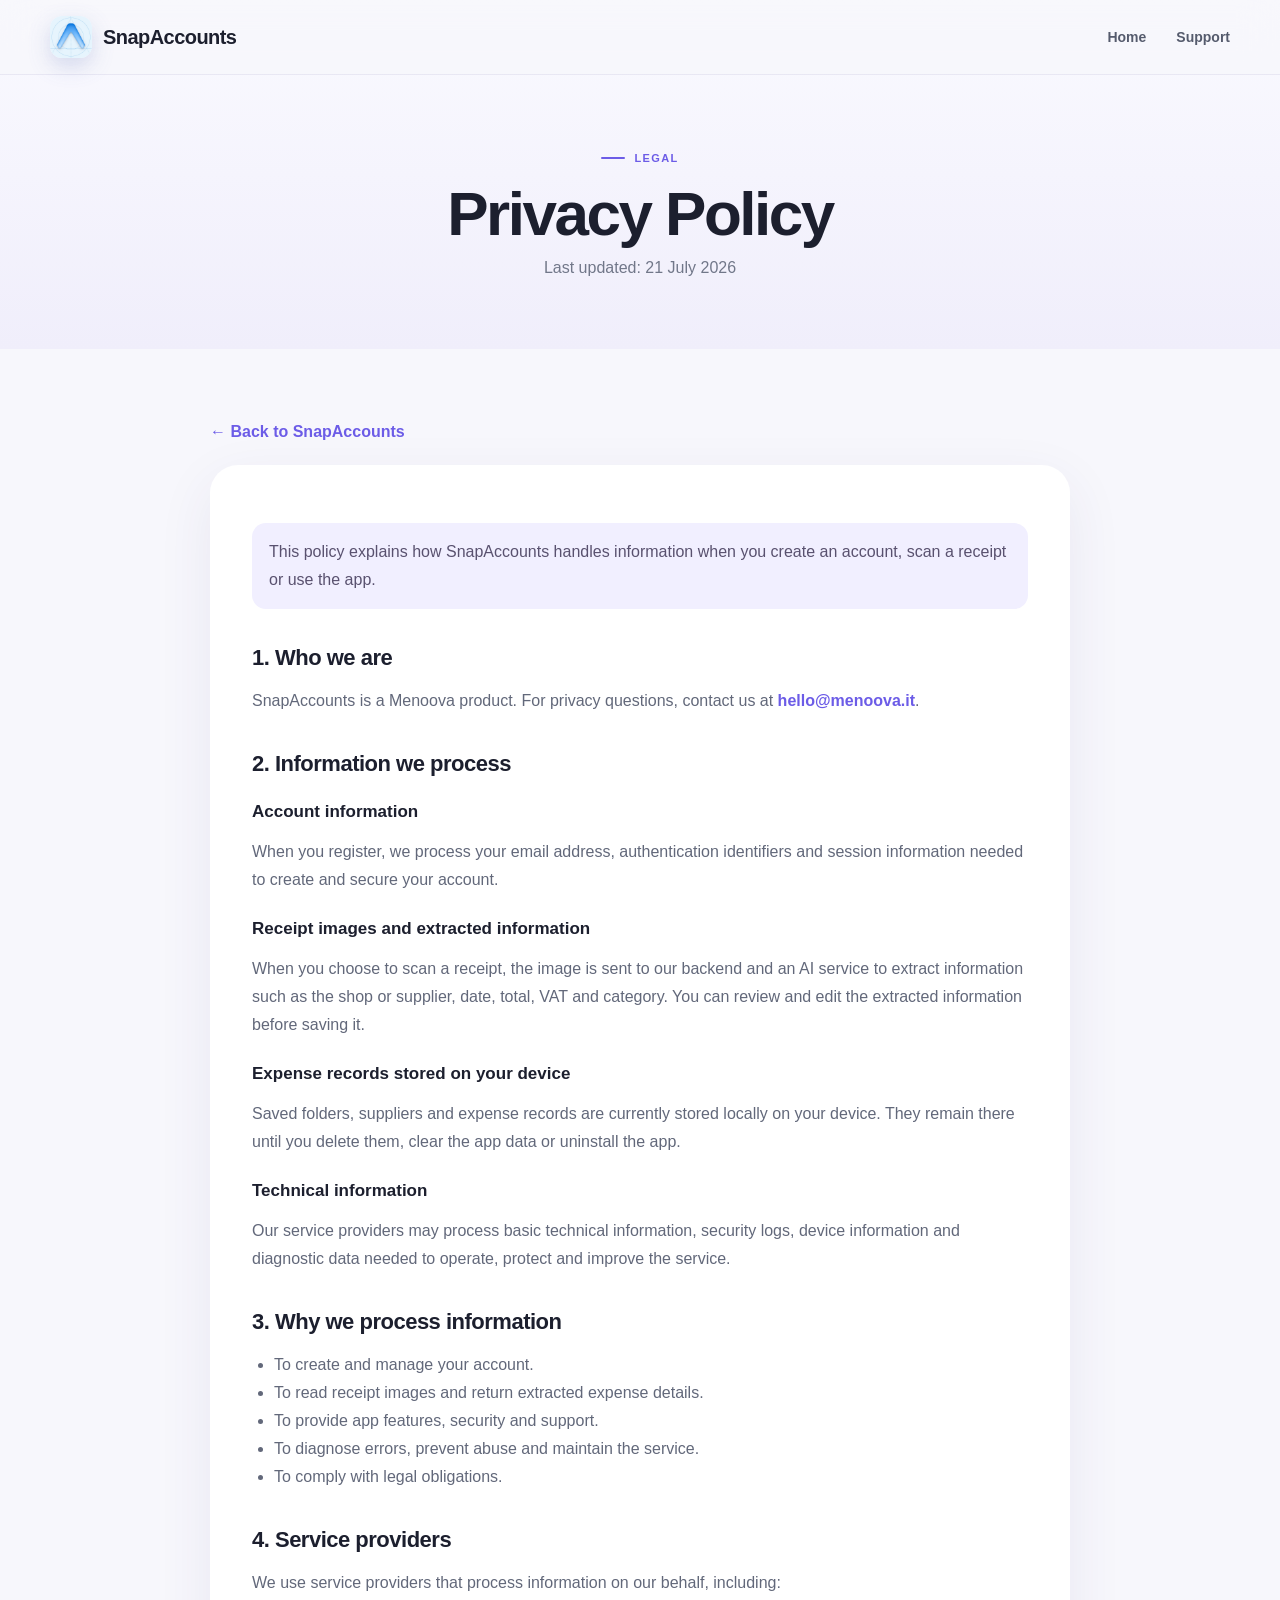
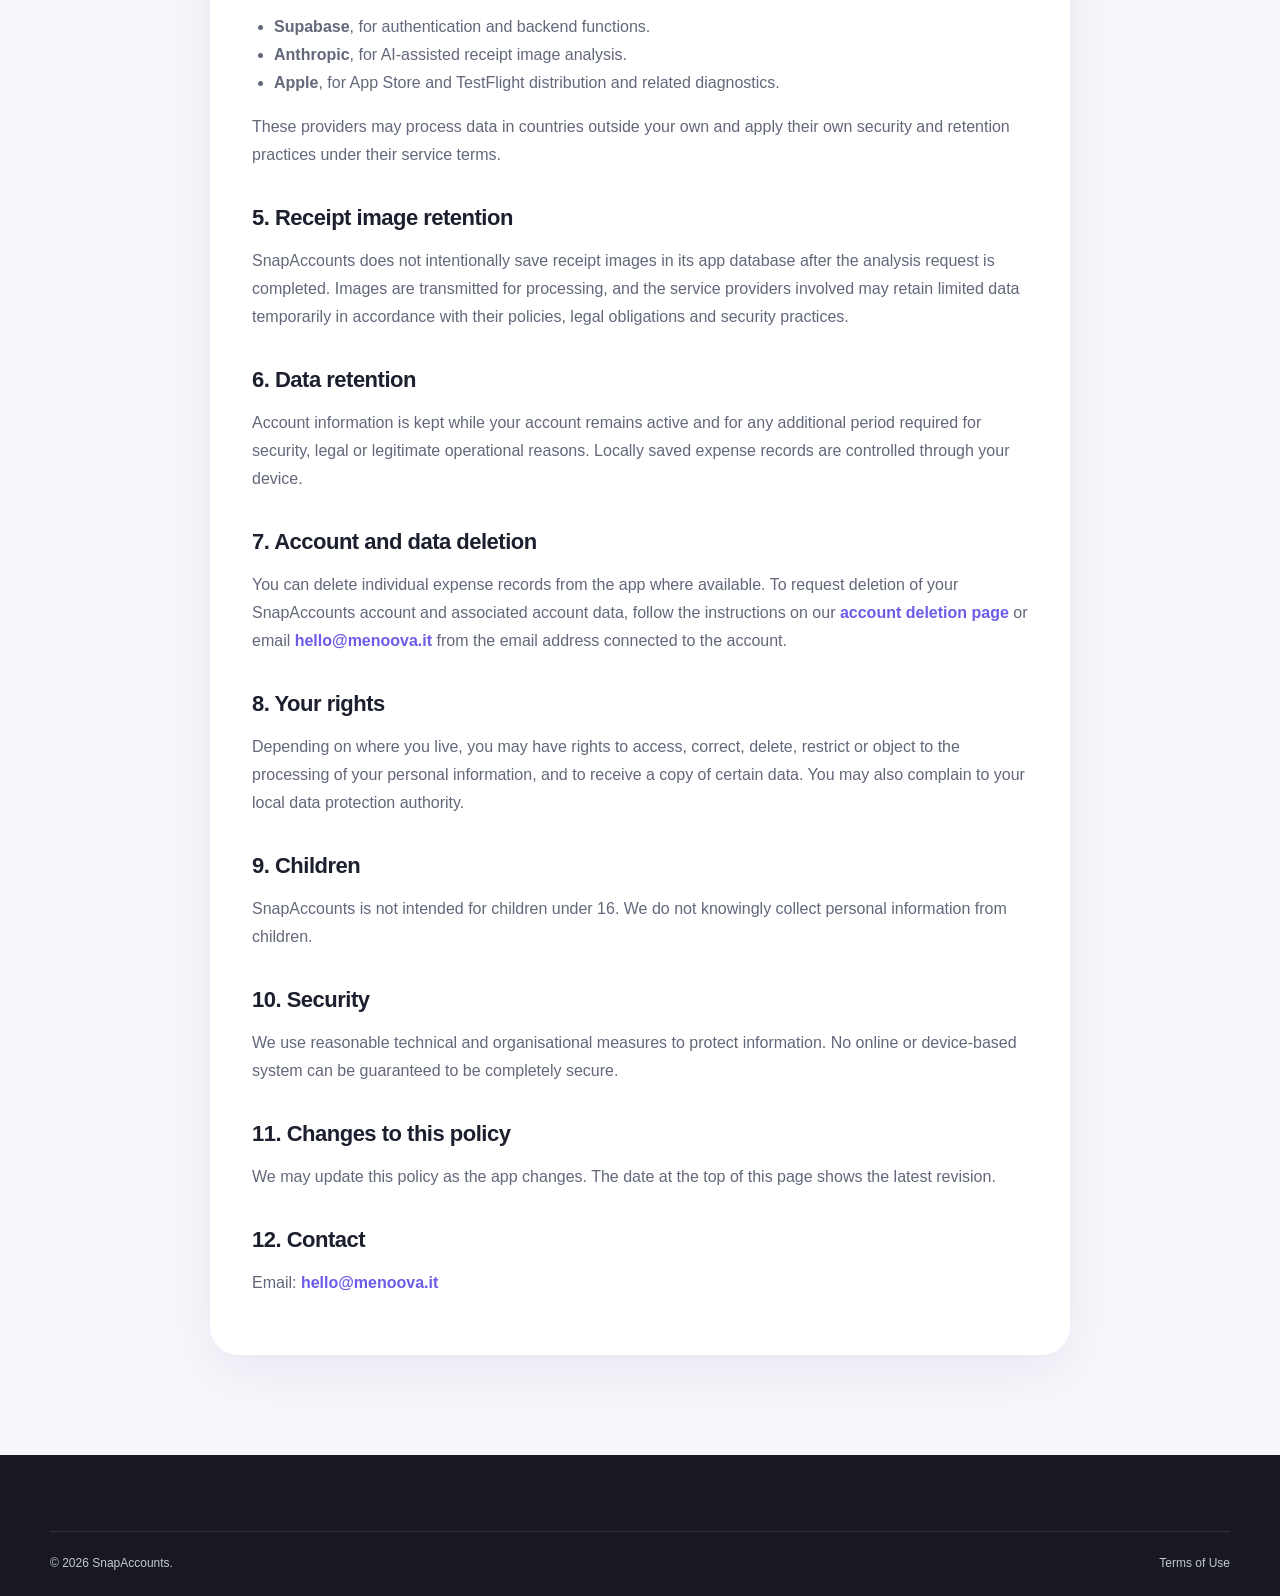
<file: privacy.html>
<!doctype html>
<html lang="en">
<head>
  <meta charset="utf-8"><meta name="viewport" content="width=device-width, initial-scale=1"><meta name="theme-color" content="#6c5ce7">
  <meta name="description" content="SnapAccounts Privacy Policy."><link rel="icon" href="assets/favicon.png"><link rel="stylesheet" href="assets/styles.css"><title>Privacy Policy — SnapAccounts</title>
</head>
<body>
<header class="site-header scrolled"><div class="container nav-wrap"><a class="brand" href="index.html"><img src="assets/app-icon.png" alt="" width="42" height="42"><span>SnapAccounts</span></a><nav class="site-nav"><a href="index.html">Home</a><a href="support.html">Support</a></nav></div></header>
<main>
  <section class="legal-hero"><div class="container"><div class="eyebrow"><span></span> Legal</div><h1>Privacy Policy</h1><p>Last updated: 21 July 2026</p></div></section>
  <div class="legal-wrap"><a class="back-link" href="index.html">← Back to SnapAccounts</a><article class="legal-card">
    <p class="legal-note">This policy explains how SnapAccounts handles information when you create an account, scan a receipt or use the app.</p>
    <h2>1. Who we are</h2><p>SnapAccounts is a Menoova product. For privacy questions, contact us at <a href="mailto:hello@menoova.it">hello@menoova.it</a>.</p>
    <h2>2. Information we process</h2>
    <h3>Account information</h3><p>When you register, we process your email address, authentication identifiers and session information needed to create and secure your account.</p>
    <h3>Receipt images and extracted information</h3><p>When you choose to scan a receipt, the image is sent to our backend and an AI service to extract information such as the shop or supplier, date, total, VAT and category. You can review and edit the extracted information before saving it.</p>
    <h3>Expense records stored on your device</h3><p>Saved folders, suppliers and expense records are currently stored locally on your device. They remain there until you delete them, clear the app data or uninstall the app.</p>
    <h3>Technical information</h3><p>Our service providers may process basic technical information, security logs, device information and diagnostic data needed to operate, protect and improve the service.</p>
    <h2>3. Why we process information</h2><ul><li>To create and manage your account.</li><li>To read receipt images and return extracted expense details.</li><li>To provide app features, security and support.</li><li>To diagnose errors, prevent abuse and maintain the service.</li><li>To comply with legal obligations.</li></ul>
    <h2>4. Service providers</h2><p>We use service providers that process information on our behalf, including:</p><ul><li><strong>Supabase</strong>, for authentication and backend functions.</li><li><strong>Anthropic</strong>, for AI-assisted receipt image analysis.</li><li><strong>Apple</strong>, for App Store and TestFlight distribution and related diagnostics.</li></ul><p>These providers may process data in countries outside your own and apply their own security and retention practices under their service terms.</p>
    <h2>5. Receipt image retention</h2><p>SnapAccounts does not intentionally save receipt images in its app database after the analysis request is completed. Images are transmitted for processing, and the service providers involved may retain limited data temporarily in accordance with their policies, legal obligations and security practices.</p>
    <h2>6. Data retention</h2><p>Account information is kept while your account remains active and for any additional period required for security, legal or legitimate operational reasons. Locally saved expense records are controlled through your device.</p>
    <h2>7. Account and data deletion</h2><p>You can delete individual expense records from the app where available. To request deletion of your SnapAccounts account and associated account data, follow the instructions on our <a href="delete-account.html">account deletion page</a> or email <a href="mailto:hello@menoova.it?subject=SnapAccounts%20account%20deletion">hello@menoova.it</a> from the email address connected to the account.</p>
    <h2>8. Your rights</h2><p>Depending on where you live, you may have rights to access, correct, delete, restrict or object to the processing of your personal information, and to receive a copy of certain data. You may also complain to your local data protection authority.</p>
    <h2>9. Children</h2><p>SnapAccounts is not intended for children under 16. We do not knowingly collect personal information from children.</p>
    <h2>10. Security</h2><p>We use reasonable technical and organisational measures to protect information. No online or device-based system can be guaranteed to be completely secure.</p>
    <h2>11. Changes to this policy</h2><p>We may update this policy as the app changes. The date at the top of this page shows the latest revision.</p>
    <h2>12. Contact</h2><p>Email: <a href="mailto:hello@menoova.it">hello@menoova.it</a></p>
  </article></div>
</main>
<footer class="site-footer"><div class="container footer-bottom"><span>© <span data-year></span> SnapAccounts.</span><span><a href="terms.html">Terms of Use</a></span></div></footer><script src="assets/main.js"></script>
</body></html>
</file>
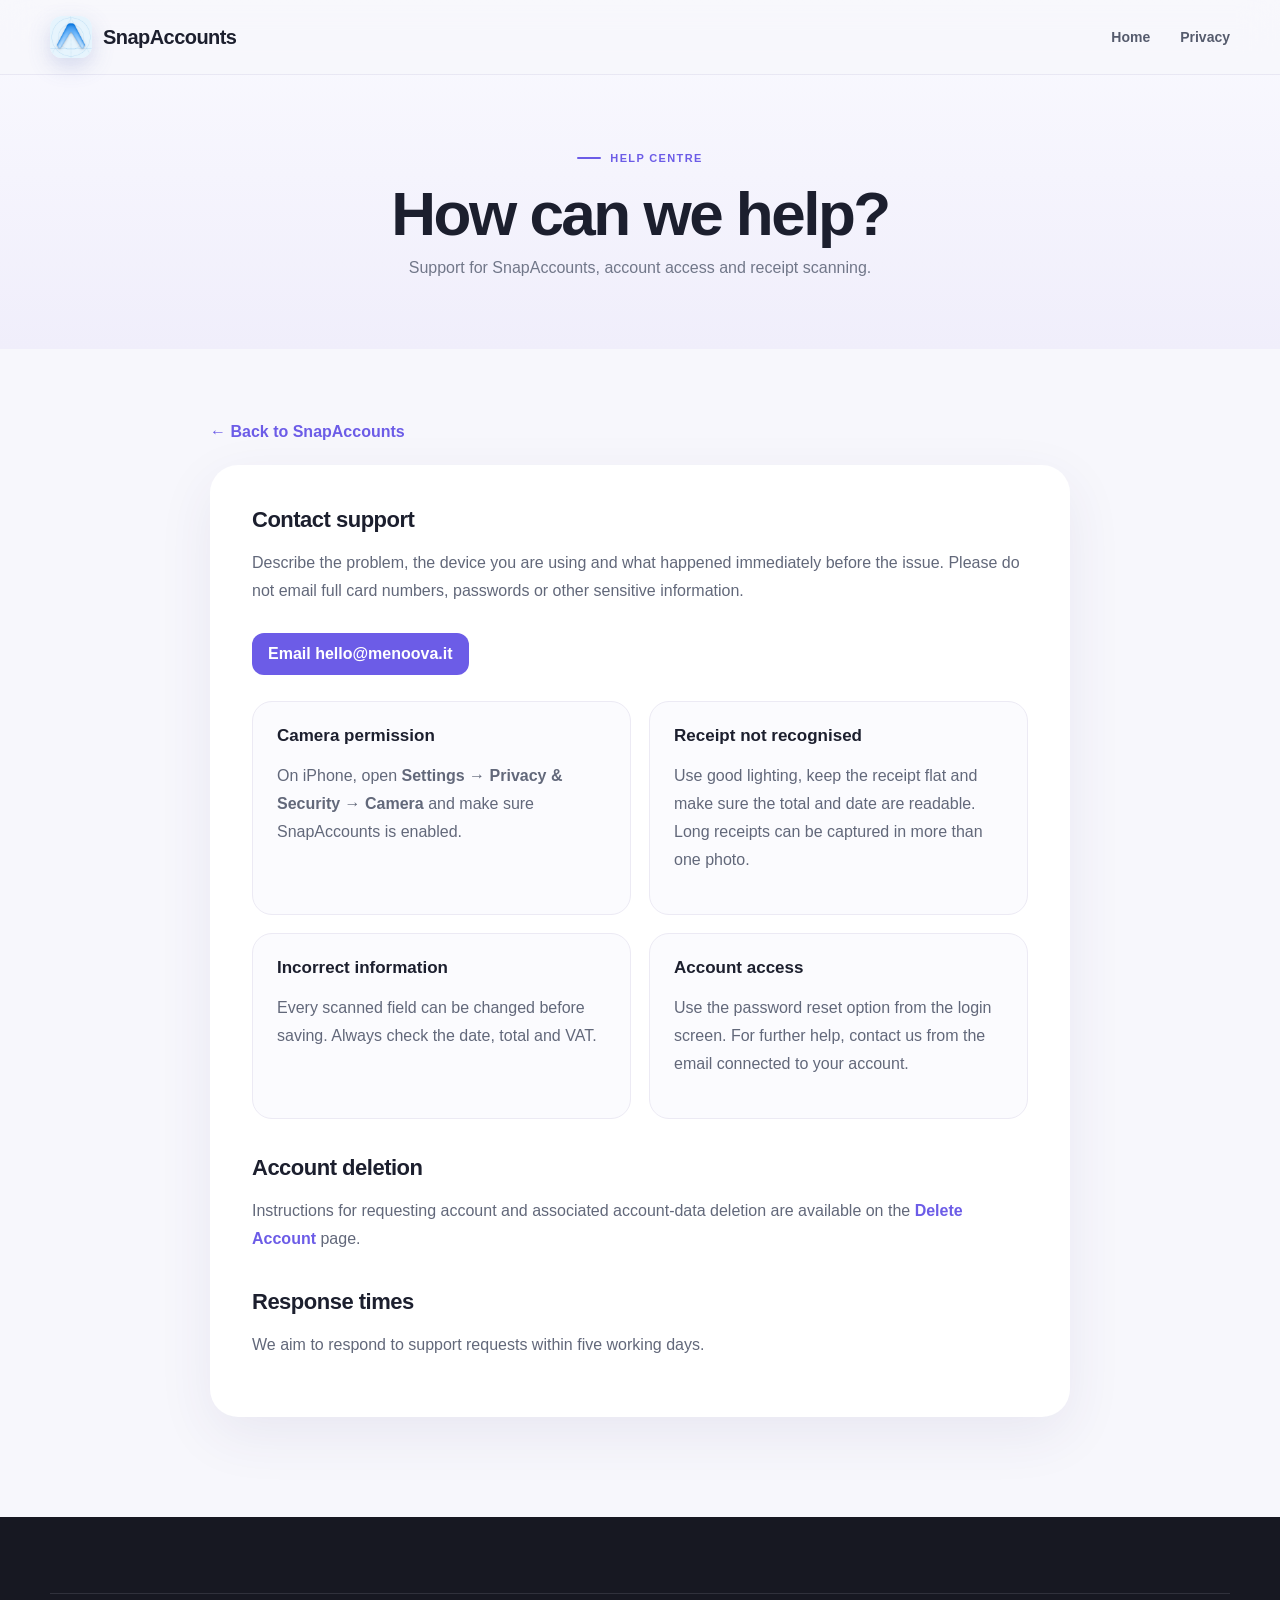
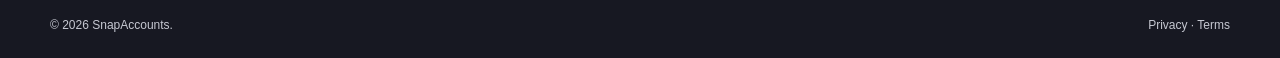
<file: support.html>
<!doctype html>
<html lang="en">
<head>
  <meta charset="utf-8"><meta name="viewport" content="width=device-width, initial-scale=1"><meta name="theme-color" content="#6c5ce7">
  <meta name="description" content="Support for SnapAccounts."><link rel="icon" href="assets/favicon.png"><link rel="stylesheet" href="assets/styles.css"><title>Support — SnapAccounts</title>
</head>
<body>
<header class="site-header scrolled"><div class="container nav-wrap"><a class="brand" href="index.html"><img src="assets/app-icon.png" alt="" width="42" height="42"><span>SnapAccounts</span></a><nav class="site-nav"><a href="index.html">Home</a><a href="privacy.html">Privacy</a></nav></div></header>
<main>
<section class="legal-hero"><div class="container"><div class="eyebrow"><span></span> Help centre</div><h1>How can we help?</h1><p>Support for SnapAccounts, account access and receipt scanning.</p></div></section>
<div class="legal-wrap"><a class="back-link" href="index.html">← Back to SnapAccounts</a><article class="legal-card">
  <h2>Contact support</h2><p>Describe the problem, the device you are using and what happened immediately before the issue. Please do not email full card numbers, passwords or other sensitive information.</p><a class="contact-button" href="mailto:hello@menoova.it?subject=SnapAccounts%20support">Email hello@menoova.it</a>
  <div class="support-grid">
    <section class="support-card"><h3>Camera permission</h3><p>On iPhone, open <strong>Settings → Privacy & Security → Camera</strong> and make sure SnapAccounts is enabled.</p></section>
    <section class="support-card"><h3>Receipt not recognised</h3><p>Use good lighting, keep the receipt flat and make sure the total and date are readable. Long receipts can be captured in more than one photo.</p></section>
    <section class="support-card"><h3>Incorrect information</h3><p>Every scanned field can be changed before saving. Always check the date, total and VAT.</p></section>
    <section class="support-card"><h3>Account access</h3><p>Use the password reset option from the login screen. For further help, contact us from the email connected to your account.</p></section>
  </div>
  <h2>Account deletion</h2><p>Instructions for requesting account and associated account-data deletion are available on the <a href="delete-account.html">Delete Account</a> page.</p>
  <h2>Response times</h2><p>We aim to respond to support requests within five working days.</p>
</article></div>
</main>
<footer class="site-footer"><div class="container footer-bottom"><span>© <span data-year></span> SnapAccounts.</span><span><a href="privacy.html">Privacy</a> · <a href="terms.html">Terms</a></span></div></footer><script src="assets/main.js"></script>
</body></html>
</file>
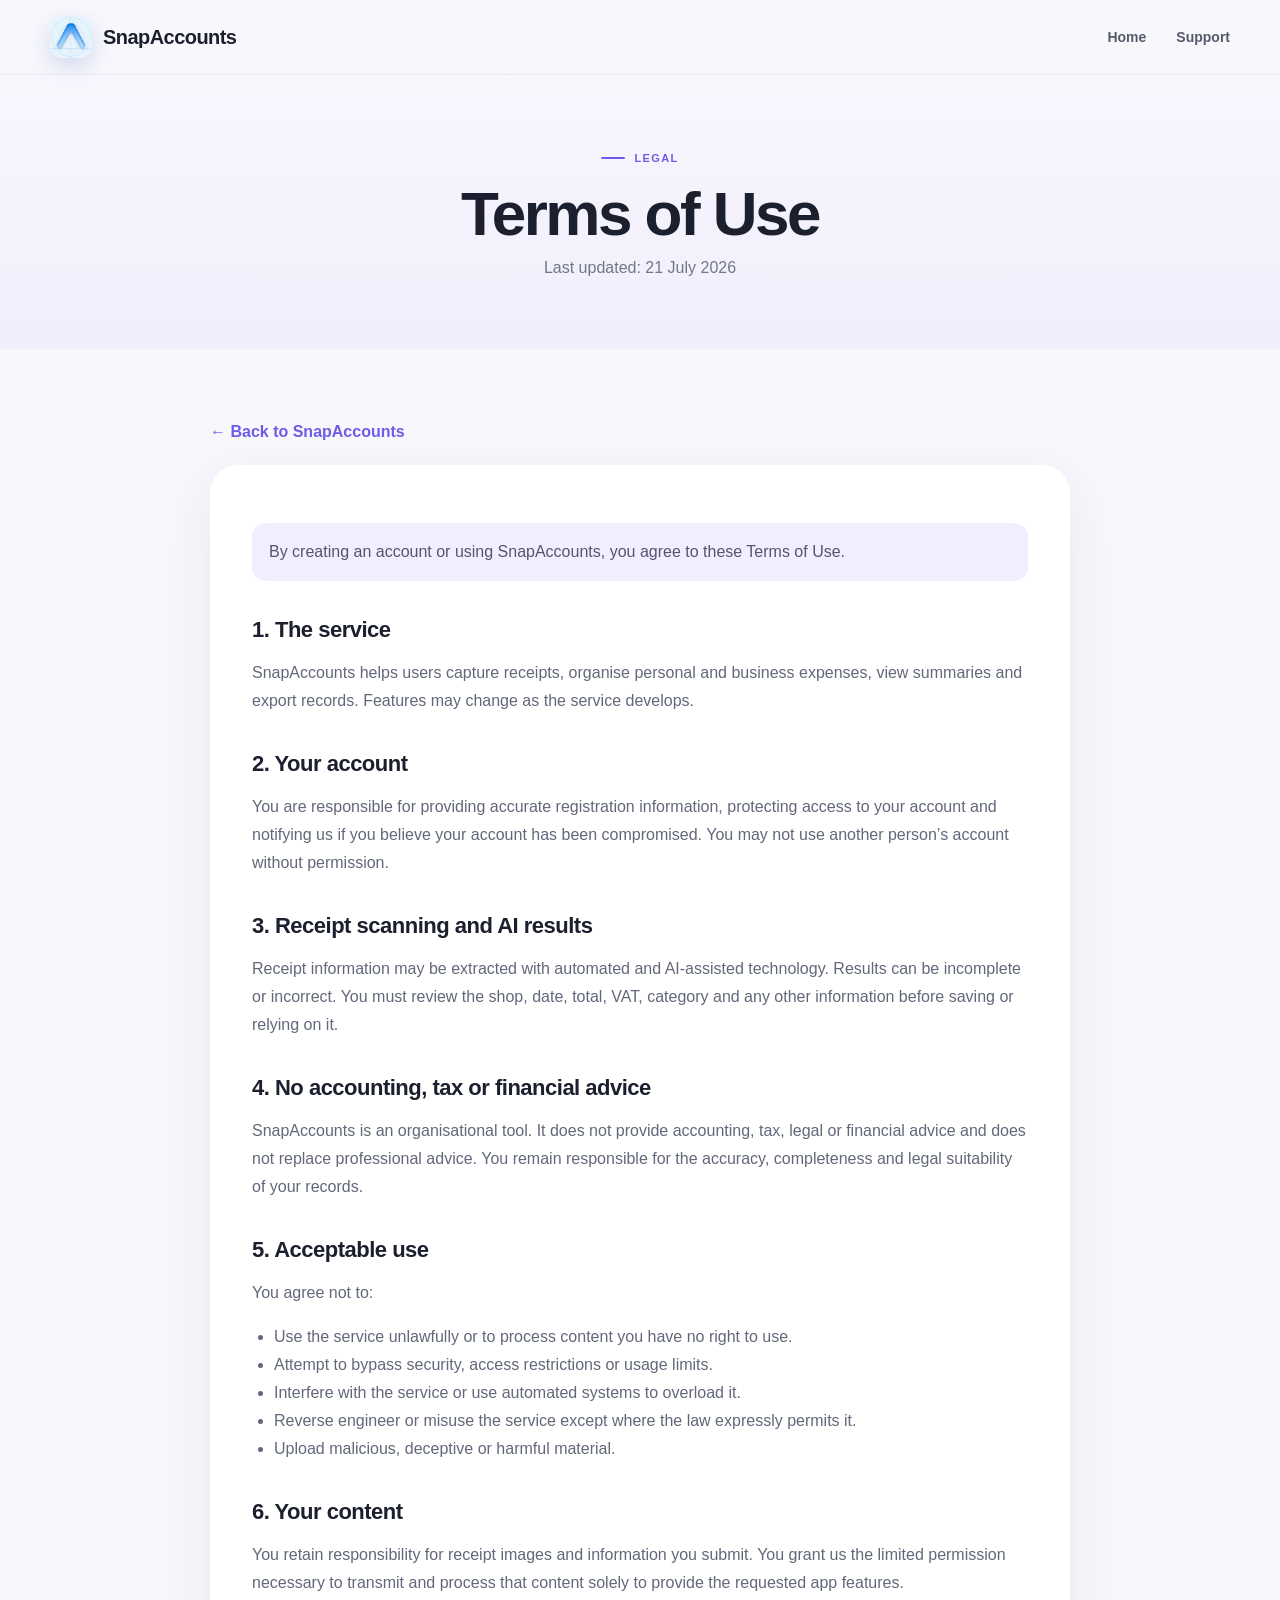
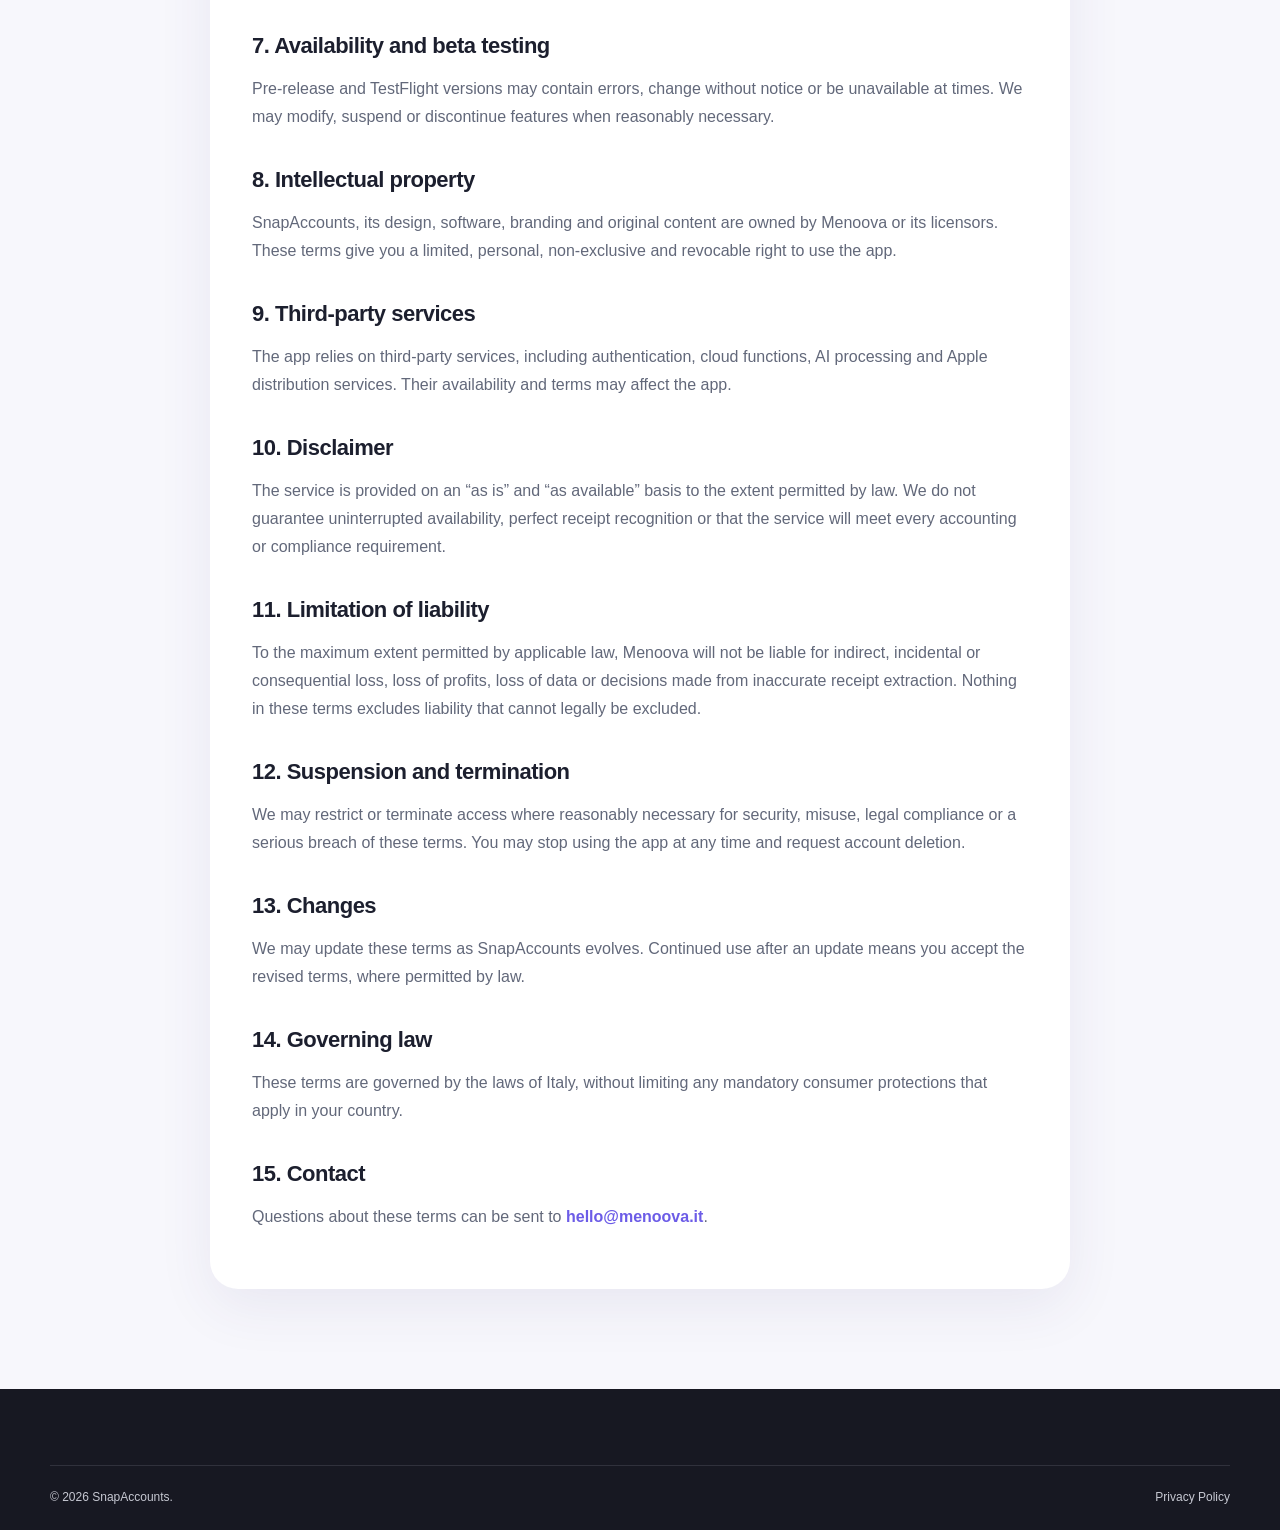
<file: terms.html>
<!doctype html>
<html lang="en">
<head>
  <meta charset="utf-8"><meta name="viewport" content="width=device-width, initial-scale=1"><meta name="theme-color" content="#6c5ce7">
  <meta name="description" content="SnapAccounts Terms of Use."><link rel="icon" href="assets/favicon.png"><link rel="stylesheet" href="assets/styles.css"><title>Terms of Use — SnapAccounts</title>
</head>
<body>
<header class="site-header scrolled"><div class="container nav-wrap"><a class="brand" href="index.html"><img src="assets/app-icon.png" alt="" width="42" height="42"><span>SnapAccounts</span></a><nav class="site-nav"><a href="index.html">Home</a><a href="support.html">Support</a></nav></div></header>
<main>
  <section class="legal-hero"><div class="container"><div class="eyebrow"><span></span> Legal</div><h1>Terms of Use</h1><p>Last updated: 21 July 2026</p></div></section>
  <div class="legal-wrap"><a class="back-link" href="index.html">← Back to SnapAccounts</a><article class="legal-card">
    <p class="legal-note">By creating an account or using SnapAccounts, you agree to these Terms of Use.</p>
    <h2>1. The service</h2><p>SnapAccounts helps users capture receipts, organise personal and business expenses, view summaries and export records. Features may change as the service develops.</p>
    <h2>2. Your account</h2><p>You are responsible for providing accurate registration information, protecting access to your account and notifying us if you believe your account has been compromised. You may not use another person’s account without permission.</p>
    <h2>3. Receipt scanning and AI results</h2><p>Receipt information may be extracted with automated and AI-assisted technology. Results can be incomplete or incorrect. You must review the shop, date, total, VAT, category and any other information before saving or relying on it.</p>
    <h2>4. No accounting, tax or financial advice</h2><p>SnapAccounts is an organisational tool. It does not provide accounting, tax, legal or financial advice and does not replace professional advice. You remain responsible for the accuracy, completeness and legal suitability of your records.</p>
    <h2>5. Acceptable use</h2><p>You agree not to:</p><ul><li>Use the service unlawfully or to process content you have no right to use.</li><li>Attempt to bypass security, access restrictions or usage limits.</li><li>Interfere with the service or use automated systems to overload it.</li><li>Reverse engineer or misuse the service except where the law expressly permits it.</li><li>Upload malicious, deceptive or harmful material.</li></ul>
    <h2>6. Your content</h2><p>You retain responsibility for receipt images and information you submit. You grant us the limited permission necessary to transmit and process that content solely to provide the requested app features.</p>
    <h2>7. Availability and beta testing</h2><p>Pre-release and TestFlight versions may contain errors, change without notice or be unavailable at times. We may modify, suspend or discontinue features when reasonably necessary.</p>
    <h2>8. Intellectual property</h2><p>SnapAccounts, its design, software, branding and original content are owned by Menoova or its licensors. These terms give you a limited, personal, non-exclusive and revocable right to use the app.</p>
    <h2>9. Third-party services</h2><p>The app relies on third-party services, including authentication, cloud functions, AI processing and Apple distribution services. Their availability and terms may affect the app.</p>
    <h2>10. Disclaimer</h2><p>The service is provided on an “as is” and “as available” basis to the extent permitted by law. We do not guarantee uninterrupted availability, perfect receipt recognition or that the service will meet every accounting or compliance requirement.</p>
    <h2>11. Limitation of liability</h2><p>To the maximum extent permitted by applicable law, Menoova will not be liable for indirect, incidental or consequential loss, loss of profits, loss of data or decisions made from inaccurate receipt extraction. Nothing in these terms excludes liability that cannot legally be excluded.</p>
    <h2>12. Suspension and termination</h2><p>We may restrict or terminate access where reasonably necessary for security, misuse, legal compliance or a serious breach of these terms. You may stop using the app at any time and request account deletion.</p>
    <h2>13. Changes</h2><p>We may update these terms as SnapAccounts evolves. Continued use after an update means you accept the revised terms, where permitted by law.</p>
    <h2>14. Governing law</h2><p>These terms are governed by the laws of Italy, without limiting any mandatory consumer protections that apply in your country.</p>
    <h2>15. Contact</h2><p>Questions about these terms can be sent to <a href="mailto:hello@menoova.it">hello@menoova.it</a>.</p>
  </article></div>
</main>
<footer class="site-footer"><div class="container footer-bottom"><span>© <span data-year></span> SnapAccounts.</span><span><a href="privacy.html">Privacy Policy</a></span></div></footer><script src="assets/main.js"></script>
</body></html>
</file>
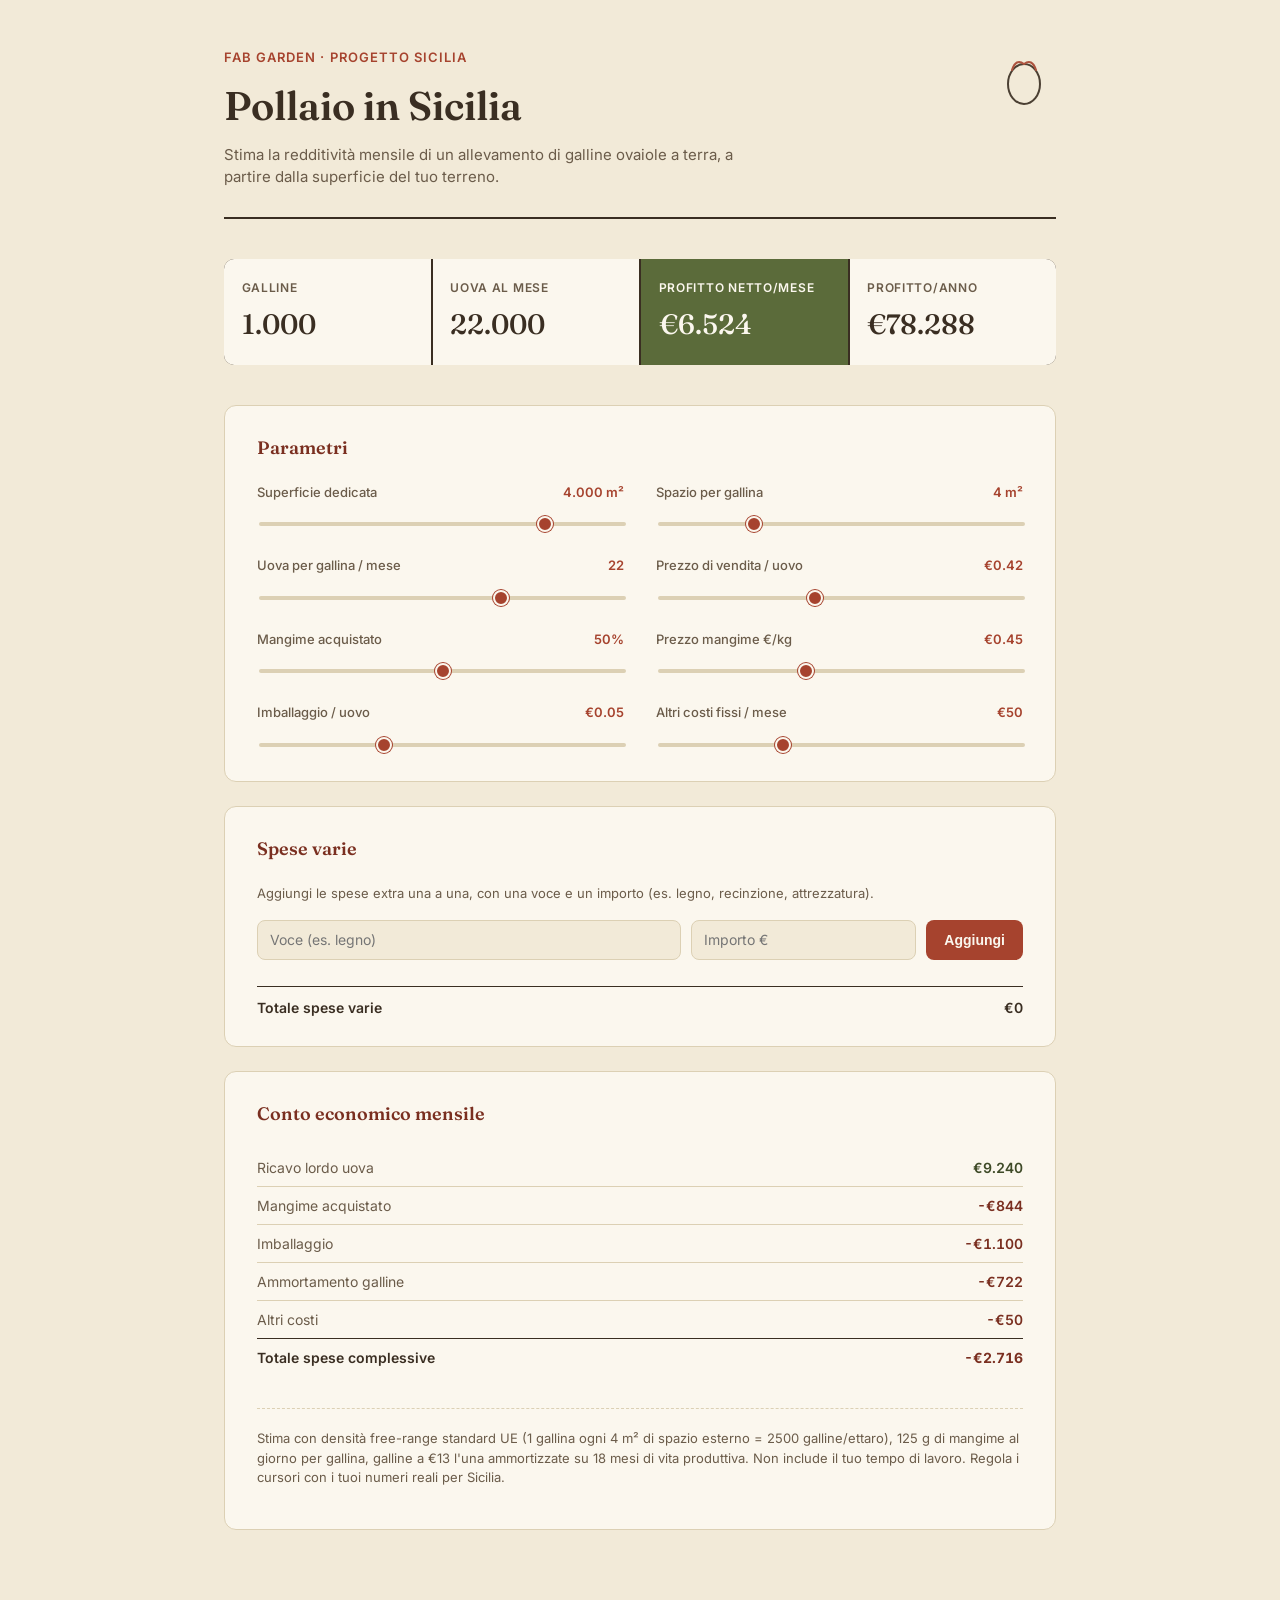
<file: fabio/pollaio.html>
<!DOCTYPE html>
<html lang="it">
<head>
<meta charset="UTF-8">
<meta name="viewport" content="width=device-width, initial-scale=1.0">
<title>Pollaio in Sicilia — Calcolatore di redditività</title>
<link rel="preconnect" href="https://fonts.googleapis.com">
<link rel="preconnect" href="https://fonts.gstatic.com" crossorigin>
<link href="https://fonts.googleapis.com/css2?family=Fraunces:opsz,wght@9..144,400;9..144,500;9..144,600&family=Inter:wght@400;500;600&display=swap" rel="stylesheet">
<style>
  :root {
    --terra: #A6432E;
    --terra-dark: #7A2F20;
    --olive: #5B6B3A;
    --olive-dark: #3E4A27;
    --ochre: #C98A3E;
    --ochre-light: #E8C892;
    --cream: #F2EAD8;
    --cream-soft: #FBF7EE;
    --soil: #3A2E22;
    --soil-soft: #6B5C4A;
    --line: #DCD0B4;
  }

  * { box-sizing: border-box; }

  body {
    margin: 0;
    background: var(--cream);
    color: var(--soil);
    font-family: 'Inter', sans-serif;
    line-height: 1.5;
  }

  .wrap {
    max-width: 880px;
    margin: 0 auto;
    padding: 3rem 1.5rem 4rem;
  }

  header {
    margin-bottom: 2.5rem;
    padding-bottom: 1.75rem;
    border-bottom: 2px solid var(--soil);
    position: relative;
  }

  .eyebrow {
    font-size: 13px;
    letter-spacing: 0.08em;
    text-transform: uppercase;
    color: var(--terra);
    font-weight: 600;
    margin: 0 0 0.5rem;
  }

  h1 {
    font-family: 'Fraunces', serif;
    font-weight: 600;
    font-size: 40px;
    margin: 0 0 0.5rem;
    color: var(--soil);
  }

  header p {
    color: var(--soil-soft);
    font-size: 15px;
    margin: 0;
    max-width: 520px;
  }

  .hero-icon {
    position: absolute;
    top: 0;
    right: 0;
    width: 64px;
    height: 64px;
    opacity: 0.9;
  }

  .metrics {
    display: grid;
    grid-template-columns: repeat(4, 1fr);
    gap: 2px;
    background: var(--soil);
    border-radius: 10px;
    overflow: hidden;
    margin-bottom: 2.5rem;
  }

  .metric {
    background: var(--cream-soft);
    padding: 1.25rem 1.1rem;
  }

  .metric.highlight {
    background: var(--olive);
  }

  .metric.highlight .metric-label,
  .metric.highlight .metric-value {
    color: var(--cream-soft);
  }

  .metric-label {
    font-size: 12px;
    text-transform: uppercase;
    letter-spacing: 0.06em;
    color: var(--soil-soft);
    margin: 0 0 6px;
    font-weight: 600;
  }

  .metric-value {
    font-family: 'Fraunces', serif;
    font-size: 28px;
    font-weight: 500;
    margin: 0;
    color: var(--soil);
  }

  .panel {
    background: var(--cream-soft);
    border: 1px solid var(--line);
    border-radius: 12px;
    padding: 1.75rem 2rem;
    margin-bottom: 1.5rem;
  }

  .panel h2 {
    font-family: 'Fraunces', serif;
    font-size: 18px;
    font-weight: 600;
    margin: 0 0 1.4rem;
    color: var(--terra-dark);
  }

  .controls {
    display: grid;
    grid-template-columns: 1fr 1fr;
    gap: 1.5rem 2rem;
  }

  .control-row label {
    display: flex;
    justify-content: space-between;
    font-size: 13px;
    color: var(--soil-soft);
    margin-bottom: 6px;
    font-weight: 500;
  }

  .control-row output {
    color: var(--terra);
    font-weight: 600;
  }

  input[type="range"] {
    -webkit-appearance: none;
    width: 100%;
    height: 4px;
    background: var(--line);
    border-radius: 2px;
    outline: none;
  }

  input[type="range"]::-webkit-slider-thumb {
    -webkit-appearance: none;
    width: 16px;
    height: 16px;
    border-radius: 50%;
    background: var(--terra);
    cursor: pointer;
    border: 2px solid var(--cream-soft);
    box-shadow: 0 0 0 1px var(--terra);
  }

  input[type="range"]::-moz-range-thumb {
    width: 16px;
    height: 16px;
    border-radius: 50%;
    background: var(--terra);
    cursor: pointer;
    border: 2px solid var(--cream-soft);
  }

  table.breakdown {
    width: 100%;
    border-collapse: collapse;
    font-size: 14px;
  }

  table.breakdown td {
    padding: 8px 0;
    border-bottom: 1px solid var(--line);
  }

  table.breakdown tr:last-child td {
    border-bottom: none;
  }

  table.breakdown td:first-child {
    color: var(--soil-soft);
  }

  table.breakdown td:last-child {
    text-align: right;
    font-weight: 600;
    font-variant-numeric: tabular-nums;
  }

  .cost { color: var(--terra-dark); }
  .revenue { color: var(--olive-dark); }

  .note {
    font-size: 13px;
    color: var(--soil-soft);
    margin-top: 2rem;
    padding-top: 1.25rem;
    border-top: 1px dashed var(--line);
  }

  @media (max-width: 640px) {
    .metrics { grid-template-columns: repeat(2, 1fr); }
    .controls { grid-template-columns: 1fr; }
    h1 { font-size: 30px; }
    .hero-icon { display: none; }
  }
</style>
</head>
<body>
<div class="wrap">

  <header>
    <p class="eyebrow">Fab Garden &middot; progetto Sicilia</p>
    <h1>Pollaio in Sicilia</h1>
    <p>Stima la redditività mensile di un allevamento di galline ovaiole a terra, a partire dalla superficie del tuo terreno.</p>
    <svg class="hero-icon" viewBox="0 0 64 64" fill="none" xmlns="http://www.w3.org/2000/svg">
      <ellipse cx="32" cy="36" rx="16" ry="20" fill="#F2EAD8" stroke="#3A2E22" stroke-width="2"/>
      <path d="M20 22 Q24 10 32 16 Q40 10 44 22" stroke="#A6432E" stroke-width="2" fill="none" stroke-linecap="round"/>
    </svg>
  </header>

  <div class="metrics">
    <div class="metric">
      <p class="metric-label">Galline</p>
      <p class="metric-value" id="out-hens">160</p>
    </div>
    <div class="metric">
      <p class="metric-label">Uova al mese</p>
      <p class="metric-value" id="out-eggs">3520</p>
    </div>
    <div class="metric highlight">
      <p class="metric-label">Profitto netto/mese</p>
      <p class="metric-value" id="out-profit">€0</p>
    </div>
    <div class="metric">
      <p class="metric-label">Profitto/anno</p>
      <p class="metric-value" id="out-annual">€0</p>
    </div>
  </div>

  <div class="panel">
    <h2>Parametri</h2>
    <div class="controls">

      <div class="control-row">
        <label for="area">Superficie dedicata <output id="area-out">4.000 m²</output></label>
        <input type="range" id="area" min="200" max="5000" step="100" value="4000">
      </div>

      <div class="control-row">
        <label for="density">Spazio per gallina <output id="density-out">4 m²</output></label>
        <input type="range" id="density" min="2" max="10" step="0.5" value="4">
      </div>

      <div class="control-row">
        <label for="eggsper">Uova per gallina / mese <output id="eggsper-out">22</output></label>
        <input type="range" id="eggsper" min="14" max="26" step="1" value="22">
      </div>

      <div class="control-row">
        <label for="price">Prezzo di vendita / uovo <output id="price-out">€0.42</output></label>
        <input type="range" id="price" min="0.25" max="0.65" step="0.01" value="0.42">
      </div>

      <div class="control-row">
        <label for="feedpct">Mangime acquistato <output id="feedpct-out">50%</output></label>
        <input type="range" id="feedpct" min="0" max="100" step="5" value="50">
      </div>

      <div class="control-row">
        <label for="feedprice">Prezzo mangime €/kg <output id="feedprice-out">€0.45</output></label>
        <input type="range" id="feedprice" min="0.25" max="0.75" step="0.01" value="0.45">
      </div>

      <div class="control-row">
        <label for="packaging">Imballaggio / uovo <output id="packaging-out">€0.05</output></label>
        <input type="range" id="packaging" min="0" max="0.15" step="0.01" value="0.05">
      </div>

      <div class="control-row">
        <label for="fixed">Altri costi fissi / mese <output id="fixed-out">€50</output></label>
        <input type="range" id="fixed" min="0" max="150" step="5" value="50">
      </div>

    </div>
  </div>

  <div class="panel">
    <h2>Spese varie</h2>
    <p style="font-size:13px; color:var(--soil-soft); margin:0 0 1rem;">Aggiungi le spese extra una a una, con una voce e un importo (es. legno, recinzione, attrezzatura).</p>
    <div style="display:flex; gap:10px; margin-bottom:1rem; flex-wrap:wrap;">
      <input type="text" id="expense-name" placeholder="Voce (es. legno)" style="flex:2; min-width:140px; height:40px; border-radius:8px; border:1px solid var(--line); background:var(--cream); padding:0 12px; font-size:14px; color:var(--soil); font-family:'Inter',sans-serif;">
      <input type="number" id="expense-amount" placeholder="Importo €" min="0" step="1" style="flex:1; min-width:100px; height:40px; border-radius:8px; border:1px solid var(--line); background:var(--cream); padding:0 12px; font-size:14px; color:var(--soil); font-family:'Inter',sans-serif;">
      <button type="button" id="expense-add" style="height:40px; padding:0 18px; border-radius:8px; border:none; background:var(--terra); color:var(--cream-soft); font-size:14px; font-weight:600; cursor:pointer;">Aggiungi</button>
    </div>
    <table class="breakdown" id="expense-list">
    </table>
    <div style="display:flex; justify-content:space-between; margin-top:10px; padding-top:10px; border-top:1px solid var(--soil); font-weight:600; font-size:14px;">
      <span>Totale spese varie</span>
      <span id="extra-out">€0</span>
    </div>
  </div>

  <div class="panel">
    <h2>Conto economico mensile</h2>
    <table class="breakdown">
      <tr><td>Ricavo lordo uova</td><td class="revenue" id="row-revenue">€0</td></tr>
      <tr><td>Mangime acquistato</td><td class="cost" id="row-feed">-€0</td></tr>
      <tr><td>Imballaggio</td><td class="cost" id="row-pack">-€0</td></tr>
      <tr><td>Ammortamento galline</td><td class="cost" id="row-amort">-€0</td></tr>
      <tr><td>Altri costi</td><td class="cost" id="row-fixed">-€0</td></tr>
      <tbody id="row-extra-list"></tbody>
      <tr style="border-top:1.5px solid var(--soil);"><td style="font-weight:600; color:var(--soil);">Totale spese complessive</td><td class="cost" id="row-total-costs" style="font-weight:700;">-€0</td></tr>
    </table>
    <p class="note">Stima con densità free-range standard UE (1 gallina ogni 4 m² di spazio esterno = 2500 galline/ettaro), 125 g di mangime al giorno per gallina, galline a €13 l'una ammortizzate su 18 mesi di vita produttiva. Non include il tuo tempo di lavoro. Regola i cursori con i tuoi numeri reali per Sicilia.</p>
  </div>

</div>

<script>
const ids = ['area','density','eggsper','price','feedpct','feedprice','packaging','fixed'];
const els = {};
ids.forEach(id => els[id] = document.getElementById(id));

let extra = 0;
let expenses = [];
const extraOut = document.getElementById('extra-out');
const expenseList = document.getElementById('expense-list');
const nameInput = document.getElementById('expense-name');
const amountInput = document.getElementById('expense-amount');

function renderExpenses() {
  expenseList.innerHTML = expenses.map((e, i) =>
    '<tr><td>' + e.name + '</td><td class="cost">-' + fmtE(e.amount) +
    ' <span data-i="' + i + '" class="expense-remove" style="cursor:pointer; color:var(--soil-soft); margin-left:8px;">&times;</span></td></tr>'
  ).join('');
  extra = expenses.reduce((sum, e) => sum + e.amount, 0);
  extraOut.textContent = fmtE(extra);
  document.querySelectorAll('.expense-remove').forEach(el => {
    el.addEventListener('click', () => {
      expenses.splice(+el.dataset.i, 1);
      renderExpenses();
      calc();
    });
  });
}

document.getElementById('expense-add').addEventListener('click', () => {
  const name = nameInput.value.trim();
  const amount = +amountInput.value;
  if (!name || !amount || amount <= 0) return;
  expenses.push({ name, amount });
  nameInput.value = '';
  amountInput.value = '';
  renderExpenses();
  calc();
});

function fmt(n) { return Math.round(n).toLocaleString('it-IT'); }
function fmtE(n) { return '€' + Math.round(n).toLocaleString('it-IT'); }

function calc() {
  const area = +els.area.value;
  const density = +els.density.value;
  const eggsPer = +els.eggsper.value;
  const price = +els.price.value;
  const feedPct = +els.feedpct.value / 100;
  const feedPrice = +els.feedprice.value;
  const packaging = +els.packaging.value;
  const fixed = +els.fixed.value;

  document.getElementById('area-out').textContent = fmt(area) + ' m²';
  document.getElementById('density-out').textContent = density + ' m²';
  document.getElementById('eggsper-out').textContent = eggsPer;
  document.getElementById('price-out').textContent = '€' + price.toFixed(2);
  document.getElementById('feedpct-out').textContent = Math.round(feedPct * 100) + '%';
  document.getElementById('feedprice-out').textContent = '€' + feedPrice.toFixed(2);
  document.getElementById('packaging-out').textContent = '€' + packaging.toFixed(2);
  document.getElementById('fixed-out').textContent = '€' + Math.round(fixed);

  const hens = Math.floor(area / density);
  const monthlyEggs = hens * eggsPer;
  const revenue = monthlyEggs * price;

  const feedKgTotalMonth = hens * (125 * 30 / 1000);
  const feedCost = feedKgTotalMonth * feedPct * feedPrice;
  const packCost = monthlyEggs * packaging;
  const amort = (hens * 13) / 18;
  const totalCosts = feedCost + packCost + amort + fixed + extra;
  const profit = revenue - totalCosts;

  document.getElementById('out-hens').textContent = fmt(hens);
  document.getElementById('out-eggs').textContent = fmt(monthlyEggs);
  document.getElementById('out-profit').textContent = fmtE(profit);
  document.getElementById('out-annual').textContent = fmtE(profit * 12);

  document.getElementById('row-revenue').textContent = fmtE(revenue);
  document.getElementById('row-feed').textContent = '-' + fmtE(feedCost);
  document.getElementById('row-pack').textContent = '-' + fmtE(packCost);
  document.getElementById('row-amort').textContent = '-' + fmtE(amort);
  document.getElementById('row-fixed').textContent = '-' + fmtE(fixed);
  document.getElementById('row-extra-list').innerHTML = expenses.map(e =>
    '<tr><td>' + e.name + '</td><td class="cost">-' + fmtE(e.amount) + '</td></tr>'
  ).join('');
  document.getElementById('row-total-costs').textContent = '-' + fmtE(totalCosts);
}

ids.forEach(id => els[id].addEventListener('input', calc));
calc();
</script>
</body>
</html>
</file>
<file: assets/styles.css>
:root {
  --purple: #6c5ce7;
  --purple-light: #8f83f4;
  --purple-dark: #4e38c7;
  --maroon: #8a1e55;
  --ink: #1c1f2e;
  --muted: #717789;
  --bg: #f7f7fc;
  --card: #ffffff;
  --line: #e9e8f2;
  --green: #22c55e;
  --shadow: 0 24px 70px rgba(62, 48, 139, .14);
  --radius: 26px;
  --container: 1180px;
}

* { box-sizing: border-box; }
html { scroll-behavior: smooth; }
body { margin: 0; color: var(--ink); background: var(--bg); font-family: Inter, ui-sans-serif, -apple-system, BlinkMacSystemFont, "Segoe UI", sans-serif; -webkit-font-smoothing: antialiased; }
a { color: inherit; text-decoration: none; }
img { display: block; max-width: 100%; }
button, input, textarea { font: inherit; }
button { color: inherit; }
.container { width: min(calc(100% - 40px), var(--container)); margin-inline: auto; }
.sr-only { position: absolute; width: 1px; height: 1px; overflow: hidden; clip: rect(0,0,0,0); white-space: nowrap; }
.skip-link { position: fixed; left: 12px; top: -80px; z-index: 1000; background: #fff; padding: 12px 16px; border-radius: 10px; box-shadow: var(--shadow); }
.skip-link:focus { top: 12px; }

.site-header { position: fixed; inset: 0 0 auto; z-index: 100; padding: 16px 0; transition: .25s ease; }
.site-header.scrolled { background: rgba(247,247,252,.86); backdrop-filter: blur(18px); box-shadow: 0 1px 0 rgba(61,49,111,.08); }
.nav-wrap { display: flex; align-items: center; justify-content: space-between; }
.brand { display: inline-flex; align-items: center; gap: 11px; font-size: 20px; font-weight: 850; letter-spacing: -.55px; }
.brand img { border-radius: 12px; box-shadow: 0 8px 22px rgba(85,109,184,.23); }
.site-nav { display: flex; align-items: center; gap: 30px; font-size: 14px; font-weight: 650; color: #555b6d; }
.site-nav > a:not(.nav-cta) { transition: color .2s; }
.site-nav > a:not(.nav-cta):hover { color: var(--purple); }
.nav-cta { color: #fff; background: var(--ink); padding: 11px 17px; border-radius: 999px; }
.menu-toggle { display: none; border: 0; background: none; width: 44px; height: 44px; padding: 10px; cursor: pointer; }
.menu-toggle span:not(.sr-only) { display: block; width: 22px; height: 2px; margin: 4px auto; background: var(--ink); border-radius: 2px; transition: .2s; }

.hero { min-height: 820px; padding: 150px 0 80px; position: relative; overflow: hidden; background: radial-gradient(circle at 85% 25%, rgba(137,123,244,.18), transparent 34%), linear-gradient(180deg, #fbfbff 0%, #f4f2ff 100%); }
.hero-grid { display: grid; grid-template-columns: 1.02fr .98fr; align-items: center; gap: 70px; }
.hero-copy { position: relative; z-index: 2; }
.eyebrow { display: inline-flex; align-items: center; gap: 9px; text-transform: uppercase; letter-spacing: 1.35px; font-size: 11px; font-weight: 800; color: var(--purple); }
.eyebrow span { width: 24px; height: 2px; background: currentColor; border-radius: 2px; }
.hero h1 { margin: 22px 0 22px; max-width: 690px; font-size: clamp(54px, 6vw, 82px); line-height: .99; letter-spacing: -4.2px; font-weight: 850; }
.hero h1 em { color: var(--purple); font-style: normal; }
.hero-lead { max-width: 600px; color: #62687a; font-size: 19px; line-height: 1.7; margin: 0; }
.hero-actions { display: flex; flex-wrap: wrap; align-items: center; gap: 14px; margin-top: 34px; }
.button { display: inline-flex; justify-content: center; align-items: center; gap: 12px; min-height: 58px; padding: 13px 22px; border-radius: 17px; font-weight: 780; transition: transform .2s, box-shadow .2s, background .2s; }
.button:hover { transform: translateY(-2px); }
.button-primary { color: #fff; background: linear-gradient(135deg, var(--purple-light), var(--purple-dark)); box-shadow: 0 16px 35px rgba(91,70,214,.3); }
.button-primary svg { width: 25px; height: 25px; fill: currentColor; }
.button-primary span { display: grid; font-size: 17px; line-height: 1; }
.button-primary small { font-size: 10px; margin-bottom: 4px; font-weight: 600; opacity: .78; }
.button-ghost { border: 1px solid #dfddeb; background: rgba(255,255,255,.72); color: var(--ink); }
.button-ghost:hover { box-shadow: 0 12px 30px rgba(61,49,111,.1); background: #fff; }
.trust-row { display: flex; flex-wrap: wrap; gap: 20px; margin-top: 28px; color: #74798a; font-size: 13px; font-weight: 650; }
.trust-row b { color: var(--green); margin-right: 5px; }
.hero-orb { position: absolute; border-radius: 50%; filter: blur(2px); pointer-events: none; }
.hero-orb-one { width: 340px; height: 340px; background: rgba(108,92,231,.08); top: 90px; right: -120px; }
.hero-orb-two { width: 190px; height: 190px; background: rgba(138,30,85,.06); bottom: 20px; left: -60px; }

.hero-visual { min-height: 620px; position: relative; display: flex; justify-content: center; align-items: center; }
.glow { position: absolute; width: 520px; height: 520px; border-radius: 50%; background: radial-gradient(circle, rgba(108,92,231,.25), rgba(108,92,231,0) 68%); }
.phone { position: relative; z-index: 3; width: 292px; height: 600px; padding: 11px; border-radius: 47px; background: #15161b; box-shadow: 0 45px 85px rgba(47,36,100,.25), 0 0 0 2px #3b3c43 inset; transform: rotate(4deg); }
.phone::after { content: ""; position: absolute; inset: 5px; border-radius: 42px; border: 1px solid rgba(255,255,255,.16); pointer-events: none; }
.phone-top { position: absolute; inset: 17px 23px auto; z-index: 5; display: flex; align-items: center; justify-content: space-between; font-size: 8px; font-weight: 800; color: var(--ink); }
.dynamic-island { width: 78px; height: 21px; border-radius: 14px; background: #0c0c0f; }
.phone-screen { height: 100%; border-radius: 37px; overflow: hidden; background: #f6f6fb; padding: 54px 16px 15px; }
.app-head { display: flex; align-items: center; justify-content: space-between; }
.app-head div:first-child { display: grid; gap: 2px; }
.app-head small { color: #9296a6; font-size: 8px; }
.app-head strong { font-size: 16px; letter-spacing: -.4px; }
.mini-actions { display: flex; gap: 5px; }
.mini-actions i { width: 26px; height: 26px; border-radius: 50%; background: #fff; box-shadow: 0 5px 10px rgba(50,40,100,.08); }
.segmented { margin-top: 14px; display: flex; padding: 3px; background: #eceaf4; border-radius: 11px; color: #8d91a2; font-size: 8px; font-weight: 750; }
.segmented span { flex: 1; padding: 7px; text-align: center; border-radius: 8px; }
.segmented .active { background: #fff; color: var(--ink); box-shadow: 0 4px 8px rgba(50,40,100,.08); }
.balance-card { position: relative; margin-top: 12px; padding: 16px; color: #fff; border-radius: 17px; background: linear-gradient(135deg, #7b6ef0, #5b46d6); box-shadow: 0 13px 23px rgba(91,70,214,.27); }
.balance-card small, .balance-card span { display: block; opacity: .75; font-size: 8px; }
.balance-card strong { display: block; margin: 6px 0 4px; font-size: 22px; }
.balance-card button { position: absolute; right: 14px; top: 14px; width: 30px; height: 30px; border: 0; border-radius: 10px; background: rgba(255,255,255,.2); color: #fff; font-size: 18px; }
.ui-title { display: flex; justify-content: space-between; margin: 18px 1px 9px; font-size: 9px; }
.ui-title span { color: var(--purple); font-weight: 750; }
.entry-card { display: flex; align-items: center; gap: 9px; min-height: 58px; margin-bottom: 8px; padding: 10px 12px; border-radius: 14px; color: #fff; }
.entry-card.purple { background: linear-gradient(135deg,#7b6ef0,#5b46d6); }
.entry-card.green { background: linear-gradient(135deg,#22c55e,#16a34a); }
.entry-card i { display: grid; place-items: center; width: 30px; height: 30px; font-style: normal; border-radius: 9px; background: rgba(255,255,255,.18); }
.entry-card div { flex: 1; display: grid; }
.entry-card b { font-size: 10px; }.entry-card small { font-size: 7px; opacity: .75; }.entry-card strong { font-size: 11px; }
.recent-title { margin-top: 14px; }
.receipt-row { display: flex; align-items: center; gap: 8px; padding: 8px 4px; border-bottom: 1px solid #ecebf3; }
.receipt-row i { display: grid; place-items: center; width: 27px; height: 27px; border-radius: 8px; font-size: 9px; font-style: normal; font-weight: 800; color: var(--purple); background: #efeaff; }
.receipt-row i.blue { color: #3b82f6; background: #e7eefc; }
.receipt-row div { flex: 1; display: grid; }.receipt-row b { font-size: 9px; }.receipt-row small { font-size: 6.7px; color: #9397a7; }.receipt-row strong { font-size: 8px; color: #f0455e; }
.tab-bar { position: absolute; left: 12px; right: 12px; bottom: 13px; display: flex; justify-content: space-around; align-items: center; height: 48px; border-radius: 17px; background: #fff; box-shadow: 0 8px 23px rgba(52,43,96,.12); color: #9a9eae; }
.tab-bar span { font-size: 13px; }.tab-bar button { width: 42px; height: 42px; margin-top: -24px; border: 4px solid #f6f6fb; border-radius: 50%; background: var(--purple); color: #fff; font-size: 20px; }
.floating-receipt { position: absolute; z-index: 5; right: -10px; top: 90px; width: 153px; min-height: 206px; padding: 19px 16px; transform: rotate(-7deg); background: #fff; clip-path: polygon(0 0,100% 0,100% 96%,93% 100%,86% 96%,79% 100%,72% 96%,65% 100%,58% 96%,51% 100%,44% 96%,37% 100%,30% 96%,23% 100%,16% 96%,9% 100%,0 96%); box-shadow: 0 25px 55px rgba(38,31,78,.2); }
.floating-receipt::before { content:""; position:absolute; inset:0; border:1px solid #eee; pointer-events:none; }
.receipt-logo { text-align: center; font-size: 9px; letter-spacing: 1.8px; font-weight: 900; margin-bottom: 18px; }
.floating-receipt > span { display: block; height: 5px; border-radius: 3px; background: #ececf1; margin: 8px 0; }
.floating-receipt > span:nth-of-type(2) { width: 78%; }
.receipt-total { display: flex; justify-content: space-between; margin-top: 18px; padding-top: 10px; border-top: 1px dashed #c9cad2; font-size: 10px; }
.ai-pill { margin: 16px auto 0; width: max-content; padding: 6px 9px; border-radius: 99px; background: #e9fbf0; color: #199b4d; font-size: 8px; font-weight: 800; }
.scan-beam { position: absolute; left: 7px; right: 7px; top: 45px; height: 2px; background: #26d97f; box-shadow: 0 0 12px 4px rgba(38,217,127,.44); animation: scan 2.3s ease-in-out infinite; }
@keyframes scan { 0%,100%{transform:translateY(0)} 50%{transform:translateY(100px)} }
.stat-chip { position: absolute; z-index: 7; display: flex; align-items: center; gap: 10px; min-width: 170px; padding: 11px 13px; border: 1px solid rgba(255,255,255,.8); border-radius: 16px; background: rgba(255,255,255,.82); backdrop-filter: blur(12px); box-shadow: 0 17px 38px rgba(55,43,110,.15); }
.stat-chip small, .stat-chip b { display: block; }.stat-chip small { color: #898d9f; font-size: 8px; }.stat-chip b { margin-top: 2px; font-size: 10px; }
.stat-icon { display: grid; place-items: center; width: 34px; height: 34px; border-radius: 11px; background: #ece9ff; color: var(--purple); font-weight: 900; }
.stat-one { left: -15px; bottom: 84px; }.stat-two { right: -20px; bottom: 28px; }

.logo-strip { border-top: 1px solid rgba(82,70,135,.08); border-bottom: 1px solid rgba(82,70,135,.08); background: #fff; }
.logo-strip-inner { min-height: 75px; display: flex; align-items: center; justify-content: center; gap: 32px; color: #9498a7; font-size: 12px; font-weight: 750; letter-spacing: .4px; text-transform: uppercase; }
.logo-strip-inner i { width: 4px; height: 4px; border-radius: 50%; background: #cbc9d6; }

.section { padding: 110px 0; }
.section-tinted { background: #f0eefb; }
.section-heading { max-width: 680px; margin-bottom: 50px; }
.section-heading.centered { margin-inline: auto; text-align: center; }
.section-heading.centered .eyebrow { justify-content: center; }
.section-heading h2, .split-copy h2, .faq-intro h2 { margin: 14px 0 14px; font-size: clamp(38px, 5vw, 56px); line-height: 1.05; letter-spacing: -2.6px; }
.section-heading p, .split-copy > p, .faq-intro > p { margin: 0; color: var(--muted); font-size: 17px; line-height: 1.7; }
.feature-grid { display: grid; grid-template-columns: repeat(3, 1fr); gap: 18px; }
.feature-card { min-height: 300px; position: relative; overflow: hidden; padding: 30px; border: 1px solid rgba(93,78,157,.08); border-radius: var(--radius); background: #fff; box-shadow: 0 14px 45px rgba(61,49,111,.07); }
.feature-card:hover { transform: translateY(-4px); box-shadow: 0 25px 65px rgba(61,49,111,.11); transition: .25s; }
.feature-card h3 { margin: 23px 0 10px; font-size: 23px; letter-spacing: -.7px; }
.feature-card p { margin: 0; color: var(--muted); line-height: 1.65; }
.feature-large { grid-row: span 2; min-height: 618px; background: linear-gradient(155deg,#fff 0%,#f4f1ff 100%); }
.feature-wide { grid-column: span 2; min-height: 300px; display: grid; grid-template-columns: 1fr 1fr; align-items: center; gap: 28px; }
.feature-icon { width: 52px; height: 52px; display: grid; place-items: center; border-radius: 16px; }
.feature-icon svg { width: 25px; height: 25px; fill: none; stroke: currentColor; stroke-linecap: round; stroke-linejoin: round; stroke-width: 1.9; }
.purple-icon { color: var(--purple); background: #eeebff; }.blue-icon { color:#2f7ee9;background:#e8f2ff; }.green-icon { color:#1da456;background:#e7faee; }.orange-icon {color:#db8614;background:#fff1dc;}.pink-icon{color:#d43688;background:#fde9f4;}
.mini-scan-demo { position: absolute; left: 30px; right: 30px; bottom: 33px; height: 272px; padding: 26px; border-radius: 22px; background: #fff; box-shadow: 0 22px 50px rgba(74,58,144,.12); }
.photo-thumb { position: absolute; width: 95px; height: 140px; left: 29px; top: 25px; border-radius: 14px; transform: rotate(-5deg); background: linear-gradient(145deg,#f4e8d0,#c6a777); box-shadow: 0 12px 20px rgba(54,42,95,.13); }
.photo-thumb::before { content:""; position:absolute; inset:17px; background: repeating-linear-gradient(#675b47 0 2px,transparent 2px 9px); opacity:.3; }
.photo-thumb.second { left: 102px; top: 38px; transform: rotate(7deg); background: linear-gradient(145deg,#edf0e6,#b4bea2); }
.photo-thumb span { position: absolute; right: 7px; top: 7px; display:grid;place-items:center;width:21px;height:21px;border-radius:50%;background:#fff;color:var(--purple);font-size:10px;font-weight:800; }
.photo-add { position: absolute; right: 28px; top: 75px; display: grid; place-items: center; width: 55px; height: 55px; border: 2px dashed #c6bef6; border-radius: 16px; color: var(--purple); font-size: 24px; }
.read-pill { position: absolute; left: 26px; right: 26px; bottom: 22px; padding: 14px; border-radius: 13px; text-align: center; color: #fff; font-size: 12px; font-weight: 800; background: linear-gradient(135deg,#7b6ef0,#5b46d6); }
.export-preview { padding: 20px; border-radius: 21px; background: #f7f6fc; border: 1px solid #ebe9f4; }
.export-top { display:flex;justify-content:space-between;gap:8px;font-size:10px;font-weight:750; }.export-top b { color:var(--green); }
.export-lines { margin: 20px 0; }.export-lines i { display:block;height:7px;margin:8px 0;border-radius:6px;background:linear-gradient(90deg,#d9d7e4 30%,#eeedf4 30%); }.export-lines i:nth-child(2){width:88%}.export-lines i:nth-child(3){width:95%}.export-lines i:nth-child(4){width:74%}
.export-button { padding:11px;border-radius:10px;background:var(--purple);color:#fff;text-align:center;font-size:10px;font-weight:800; }

.steps { display: grid; grid-template-columns: repeat(4, 1fr); gap: 16px; }
.step { position: relative; padding: 31px 25px; border-radius: 24px; background: rgba(255,255,255,.7); border: 1px solid rgba(105,91,175,.09); }
.step-number { position: absolute; right: 22px; top: 20px; color: #d3d0e9; font-size: 13px; font-weight: 850; }
.step-icon { display:grid;place-items:center;width:49px;height:49px;border-radius:15px;background:var(--purple);color:#fff;font-size:20px;box-shadow:0 12px 25px rgba(91,70,214,.22); }
.step h3 { margin: 23px 0 9px; font-size: 20px; }.step p{margin:0;color:var(--muted);font-size:14px;line-height:1.65;}

.split-section { background: #fff; overflow: hidden; }
.split-grid { display: grid; grid-template-columns: .9fr 1.1fr; align-items: center; gap: 90px; }
.check-list { list-style: none; padding: 0; margin: 30px 0 0; display: grid; gap: 16px; }
.check-list li { display:flex;align-items:center;gap:11px;font-weight:680;color:#444a5d; }.check-list span{display:grid;place-items:center;width:25px;height:25px;border-radius:50%;background:#e7faee;color:#16a34a;font-size:12px;font-weight:900;}
.split-visual { min-height: 500px; position: relative; display: grid; place-items: center; }
.report-card { position:relative;z-index:2;width:min(100%,500px);padding:28px;border-radius:30px;background:#f8f8fc;box-shadow:0 34px 80px rgba(53,42,101,.17);border:1px solid #eceaf5;transform:rotate(-1.5deg); }
.report-head { display:flex;justify-content:space-between;align-items:center; }.report-head small{color:#9b9eae;font-size:10px;font-weight:800;letter-spacing:.8px}.report-head h3{margin:5px 0 0;font-size:27px}.report-download{display:grid;place-items:center;width:45px;height:45px;border-radius:14px;background:var(--purple);color:#fff;font-size:20px;}
.report-total{display:flex;align-items:flex-end;justify-content:space-between;margin:25px 0;padding:19px;border-radius:18px;color:#fff;background:linear-gradient(135deg,#7b6ef0,#5b46d6)}.report-total small{font-size:10px;font-weight:800}.report-total strong{font-size:24px}
.bar-row{display:grid;grid-template-columns:75px 1fr 70px;align-items:center;gap:12px;padding:10px 0;font-size:11px}.bar-row span{font-weight:700}.bar-row>div{height:7px;border-radius:5px;background:#e5e3ed;overflow:hidden}.bar-row i{display:block;height:100%;border-radius:5px;background:var(--purple)}.bar-row b{text-align:right}.vat-row{display:flex;justify-content:space-between;margin-top:14px;padding-top:15px;border-top:1px solid #e4e2ed;color:#777c8e;font-size:11px}
.decor-card{position:absolute;z-index:1;width:170px;padding:15px 18px;border-radius:18px;color:#fff;box-shadow:0 18px 45px rgba(45,36,89,.18)}.decor-card span{display:block;font-size:10px;opacity:.75}.decor-card b{display:block;margin-top:5px;font-size:19px}.decor-personal{left:-25px;top:80px;background:linear-gradient(135deg,#ec4899,#b82270);transform:rotate(-8deg)}.decor-business{right:-20px;bottom:76px;background:linear-gradient(135deg,#22c55e,#15803d);transform:rotate(7deg)}

.faq-section { background: #f8f8fc; }
.faq-grid { display:grid;grid-template-columns:.75fr 1.25fr;gap:90px;align-items:start; }
.text-link { display:inline-flex;gap:8px;margin-top:26px;color:var(--purple);font-weight:800; }
.faq-list details { border-bottom: 1px solid #dedde7; }
.faq-list summary { list-style:none;display:flex;justify-content:space-between;align-items:center;gap:18px;padding:25px 0;font-size:18px;font-weight:780;cursor:pointer; }
.faq-list summary::-webkit-details-marker{display:none}.faq-list summary span{display:grid;place-items:center;width:30px;height:30px;border-radius:50%;background:#ece9ff;color:var(--purple);transition:.2s}.faq-list details[open] summary span{transform:rotate(45deg)}.faq-list p{margin:-8px 50px 24px 0;color:var(--muted);line-height:1.7;}

.cta-section { padding: 40px 0 110px; background:#f8f8fc; }
.cta-card { position:relative;overflow:hidden;display:flex;align-items:center;justify-content:space-between;gap:30px;padding:42px 48px;border-radius:32px;color:#fff;background:linear-gradient(135deg,#786bf0,#4c36c2);box-shadow:0 30px 70px rgba(76,54,194,.25); }
.cta-orb{position:absolute;width:340px;height:340px;border-radius:50%;right:20%;top:-180px;background:rgba(255,255,255,.08)}
.cta-content{position:relative;display:flex;align-items:center;gap:22px}.cta-content img{border-radius:21px;box-shadow:0 12px 30px rgba(32,24,75,.25)}.cta-content small{font-size:10px;letter-spacing:1.5px;font-weight:800;opacity:.7}.cta-content h2{margin:5px 0 6px;font-size:32px;letter-spacing:-1.3px}.cta-content p{margin:0;opacity:.75}.button-white{position:relative;flex-shrink:0;background:#fff;color:var(--purple-dark);min-height:52px;}

.site-footer { padding: 76px 0 26px; color:#c6c8d2; background:#171822; }
.footer-grid { display:grid;grid-template-columns:1.7fr repeat(3,1fr);gap:55px;padding-bottom:58px; }
.brand-footer { color:#fff; }.footer-brand p{max-width:330px;line-height:1.7;font-size:14px}.made-by{display:inline-block;margin-top:8px;padding:7px 10px;border:1px solid #363844;border-radius:99px;font-size:10px;font-weight:750;text-transform:uppercase;letter-spacing:.8px}.footer-links{display:grid;align-content:start;gap:12px}.footer-links h3{margin:0 0 7px;color:#fff;font-size:13px}.footer-links a{font-size:13px}.footer-links a:hover{color:#fff}.footer-bottom{display:flex;justify-content:space-between;padding-top:24px;border-top:1px solid #30313c;font-size:12px;}

.legal-hero { padding: 145px 0 72px; background:linear-gradient(180deg,#fafaff,#f0eefb);text-align:center; }
.legal-hero h1 { margin:14px 0 10px;font-size:clamp(40px,6vw,62px);letter-spacing:-2.5px; }.legal-hero p{margin:0;color:var(--muted)}
.legal-wrap { width:min(calc(100% - 40px),860px);margin:0 auto;padding:74px 0 100px; }
.legal-card { padding:42px;border-radius:28px;background:#fff;box-shadow:0 18px 55px rgba(61,49,111,.08); }
.legal-card h2{margin:36px 0 12px;font-size:22px;letter-spacing:-.5px}.legal-card h2:first-child{margin-top:0}.legal-card h3{margin:25px 0 8px;font-size:17px}.legal-card p,.legal-card li{color:#62687a;line-height:1.75}.legal-card ul{padding-left:22px}.legal-card a{color:var(--purple);font-weight:700}.legal-note{padding:15px 17px;border-radius:14px;background:#f1efff;color:#59516f!important}.back-link{display:inline-flex;align-items:center;gap:7px;margin-bottom:24px;color:var(--purple);font-weight:750}
.support-grid{display:grid;grid-template-columns:1fr 1fr;gap:18px;margin-top:26px}.support-card{padding:24px;border:1px solid #eceaf4;border-radius:20px;background:#fbfbfe}.support-card h3{margin-top:0}.contact-button{display:inline-flex;margin-top:12px;padding:12px 16px;border-radius:12px;color:#fff!important;background:var(--purple);}

.reveal { opacity: 0; transform: translateY(18px); transition: opacity .65s ease, transform .65s ease; }
.reveal.visible { opacity:1; transform:none; }

@media (max-width: 1020px) {
  .hero-grid { grid-template-columns: 1fr; gap: 40px; }
  .hero-copy { text-align: center; }.hero-lead{margin-inline:auto}.hero-actions,.trust-row{justify-content:center}.hero-visual{margin-top:10px}
  .feature-grid{grid-template-columns:1fr 1fr}.feature-large{grid-row:auto;min-height:520px}.feature-wide{grid-column:span 2}
  .steps{grid-template-columns:1fr 1fr}.split-grid{grid-template-columns:1fr;gap:50px}.split-copy{text-align:center}.check-list{width:max-content;max-width:100%;margin-inline:auto;text-align:left}.faq-grid{grid-template-columns:1fr;gap:35px}.faq-intro{text-align:center}
  .footer-grid{grid-template-columns:1.5fr 1fr 1fr}.footer-links:last-child{grid-column:2}.cta-card{align-items:flex-start;flex-direction:column}
}

@media (max-width: 760px) {
  .container{width:min(calc(100% - 28px),var(--container))}.site-header{padding:11px 0}.site-header.scrolled{background:rgba(247,247,252,.95)}
  .menu-toggle{display:block}.site-nav{position:absolute;left:14px;right:14px;top:70px;display:none;flex-direction:column;align-items:stretch;gap:4px;padding:14px;border-radius:18px;background:#fff;box-shadow:0 22px 60px rgba(50,39,100,.18)}.site-nav.open{display:flex}.site-nav a{padding:12px 14px}.nav-cta{text-align:center;margin-top:3px}
  .hero{min-height:auto;padding:125px 0 60px}.hero h1{font-size:52px;letter-spacing:-3px}.hero-lead{font-size:16px}.hero-actions{flex-direction:column;align-items:stretch}.button{width:100%}.trust-row{gap:10px 16px;font-size:11px}
  .hero-visual{min-height:545px;transform:scale(.9);margin:-15px -30px}.phone{width:270px;height:556px}.floating-receipt{right:0}.stat-one{left:0}.stat-two{right:0}
  .logo-strip-inner{min-height:68px;overflow:auto;justify-content:flex-start;padding:0 6px;white-space:nowrap}.section{padding:78px 0}.section-heading{margin-bottom:34px}.section-heading h2,.split-copy h2,.faq-intro h2{font-size:40px;letter-spacing:-2px}
  .feature-grid{grid-template-columns:1fr}.feature-large{min-height:530px}.feature-wide{grid-column:auto;grid-template-columns:1fr}.feature-card{min-height:270px}.feature-wide .export-preview{margin-top:8px}
  .steps{grid-template-columns:1fr}.step{padding:26px}.split-visual{min-height:430px}.report-card{padding:20px}.decor-personal{left:-5px;top:30px}.decor-business{right:-3px;bottom:35px}.bar-row{grid-template-columns:65px 1fr 60px}
  .cta-section{padding-bottom:78px}.cta-card{padding:32px 24px}.cta-content{align-items:flex-start}.cta-content img{width:58px;height:58px}.cta-content h2{font-size:25px}
  .footer-grid{grid-template-columns:1fr 1fr;gap:38px}.footer-brand{grid-column:1/-1}.footer-links:last-child{grid-column:auto}.footer-bottom{flex-direction:column;gap:8px}
  .legal-hero{padding:125px 0 55px}.legal-wrap{padding:48px 0 75px}.legal-card{padding:26px 21px}.support-grid{grid-template-columns:1fr}
}

@media (prefers-reduced-motion: reduce) {
  html{scroll-behavior:auto}.reveal{opacity:1;transform:none;transition:none}.scan-beam{animation:none}.button{transition:none}
}
</file>
